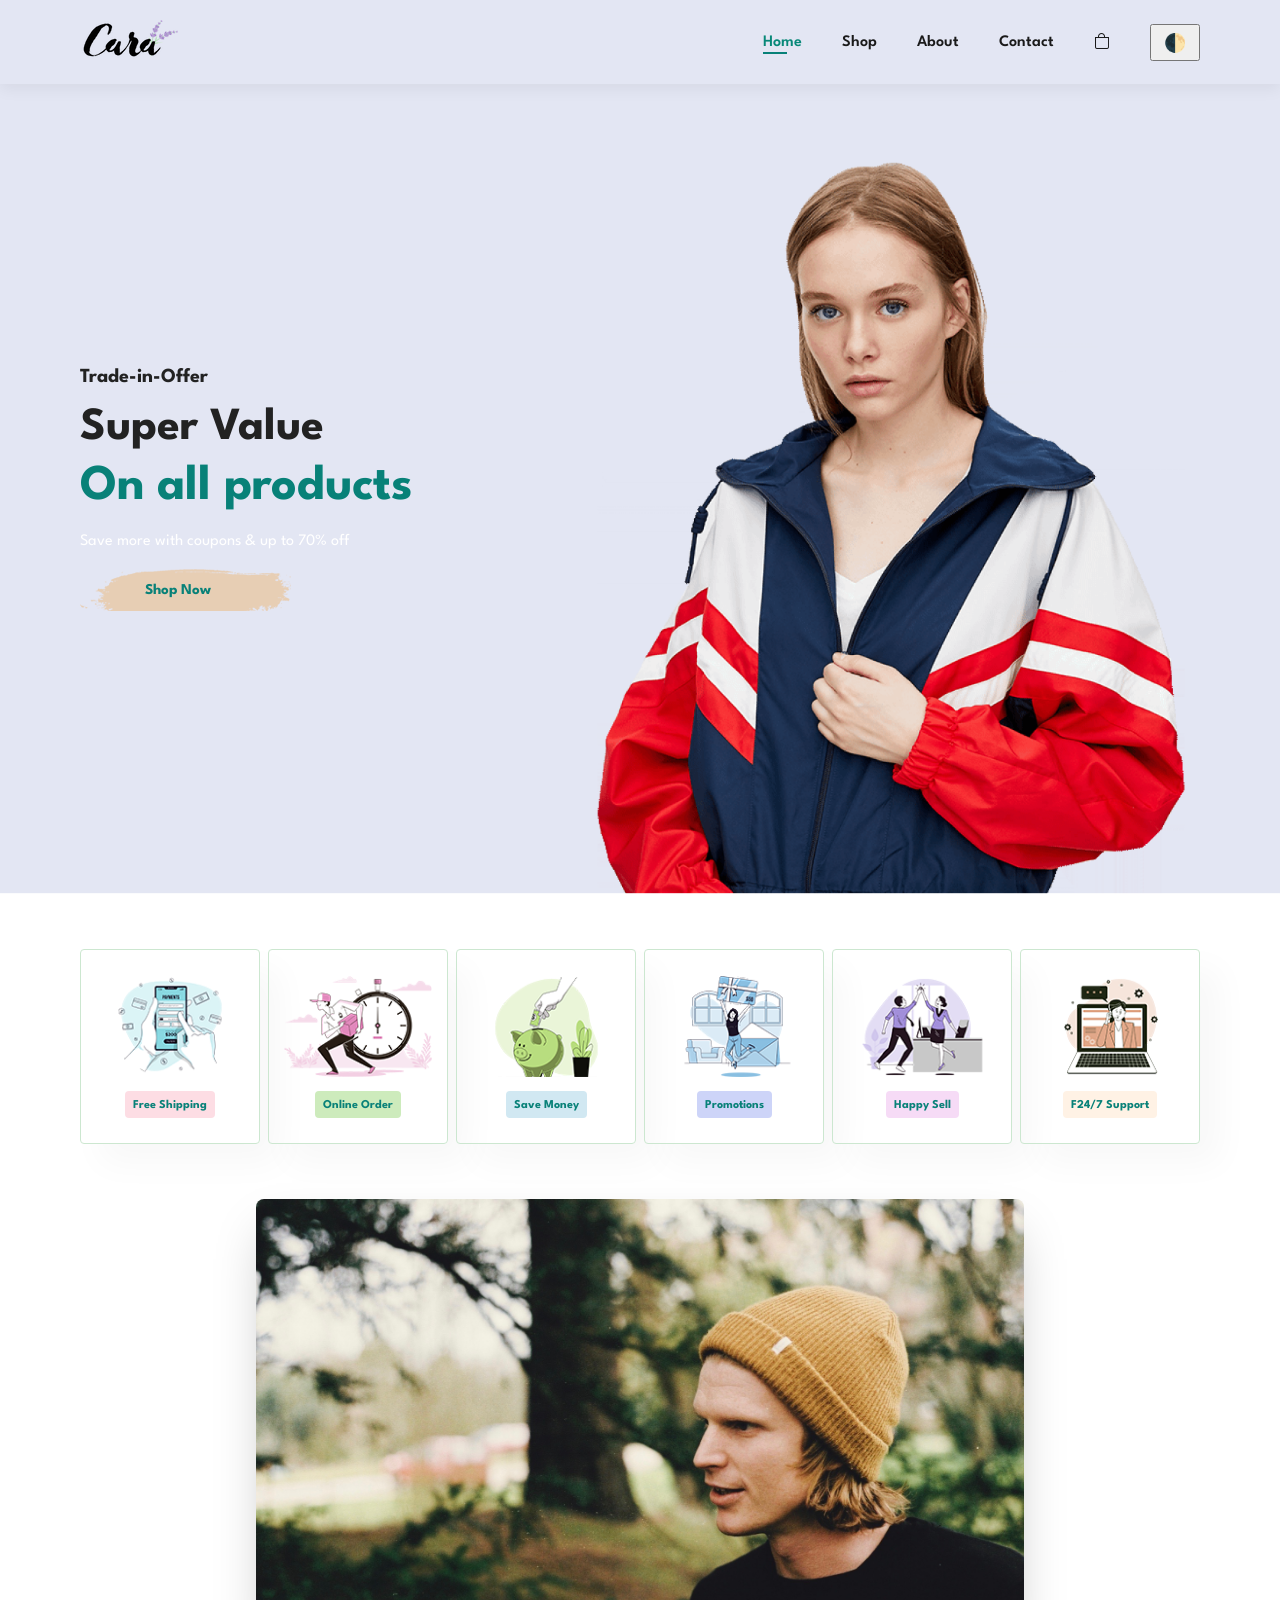
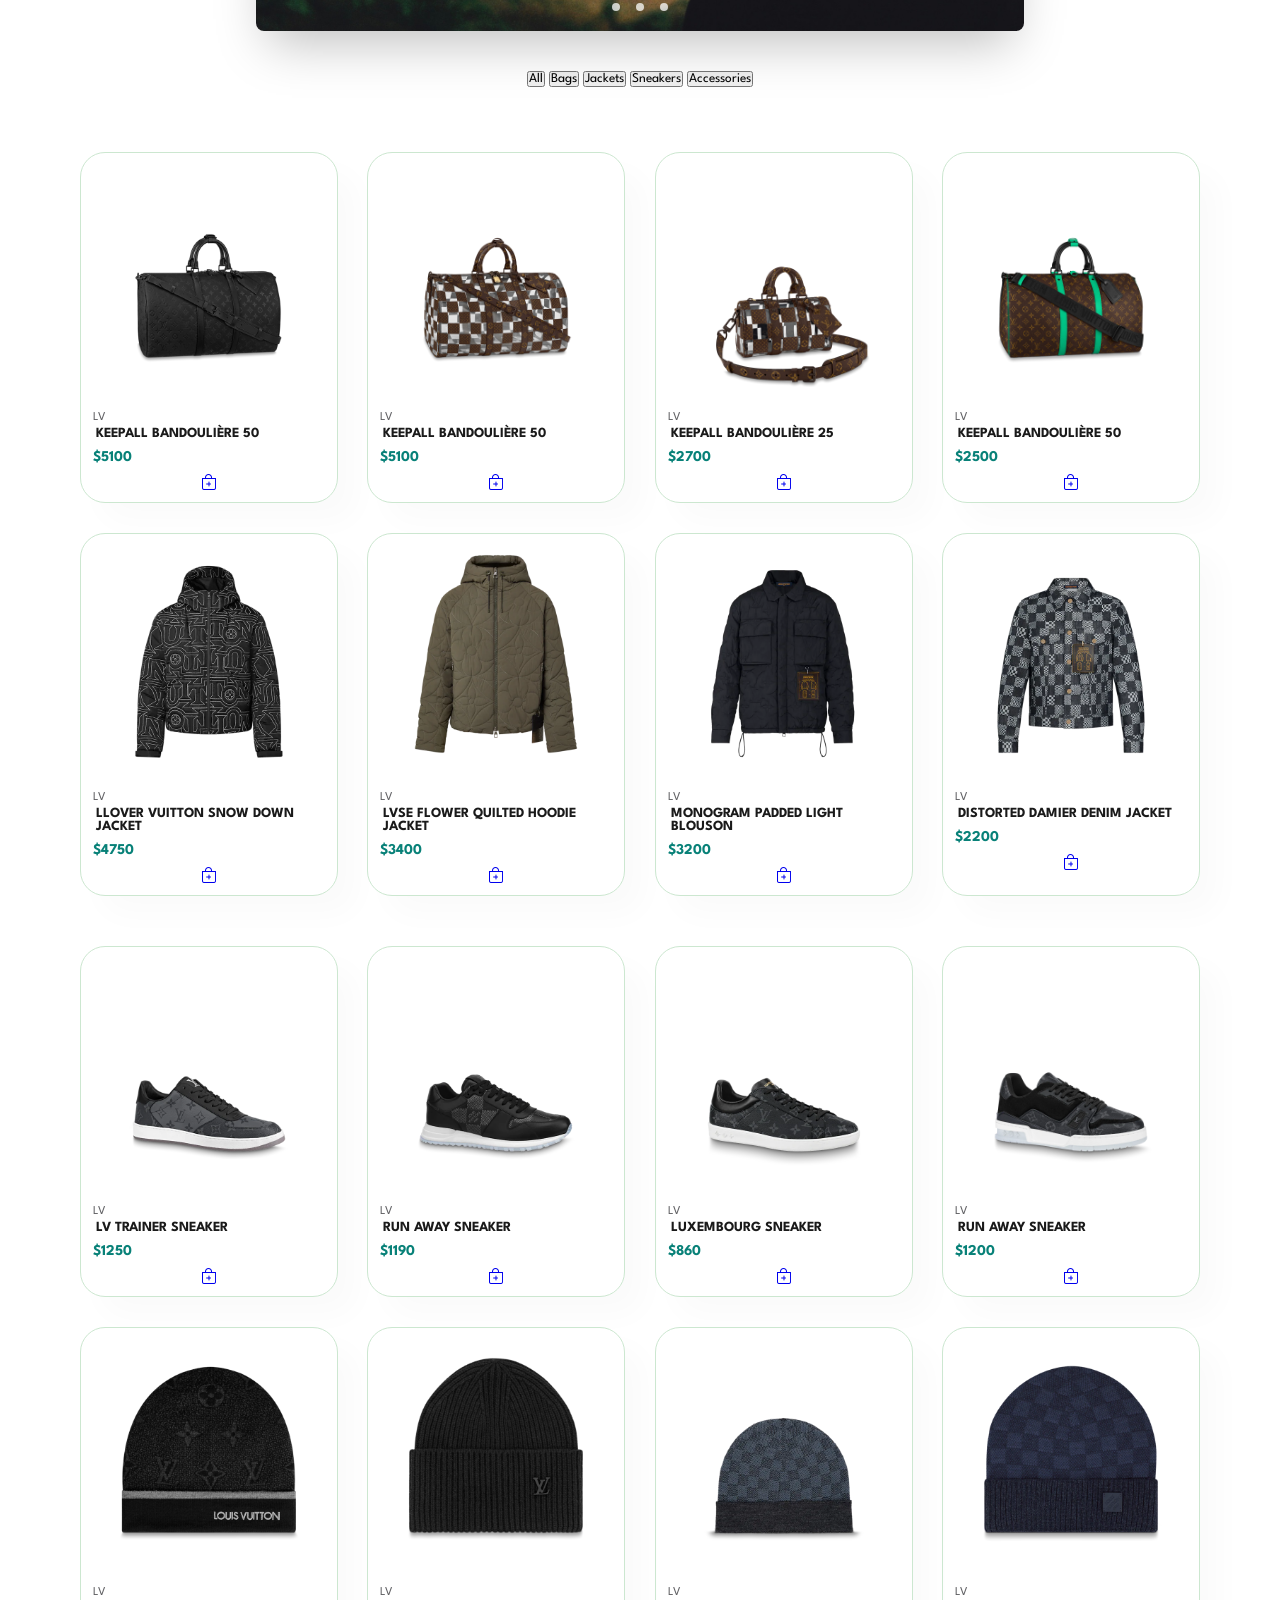
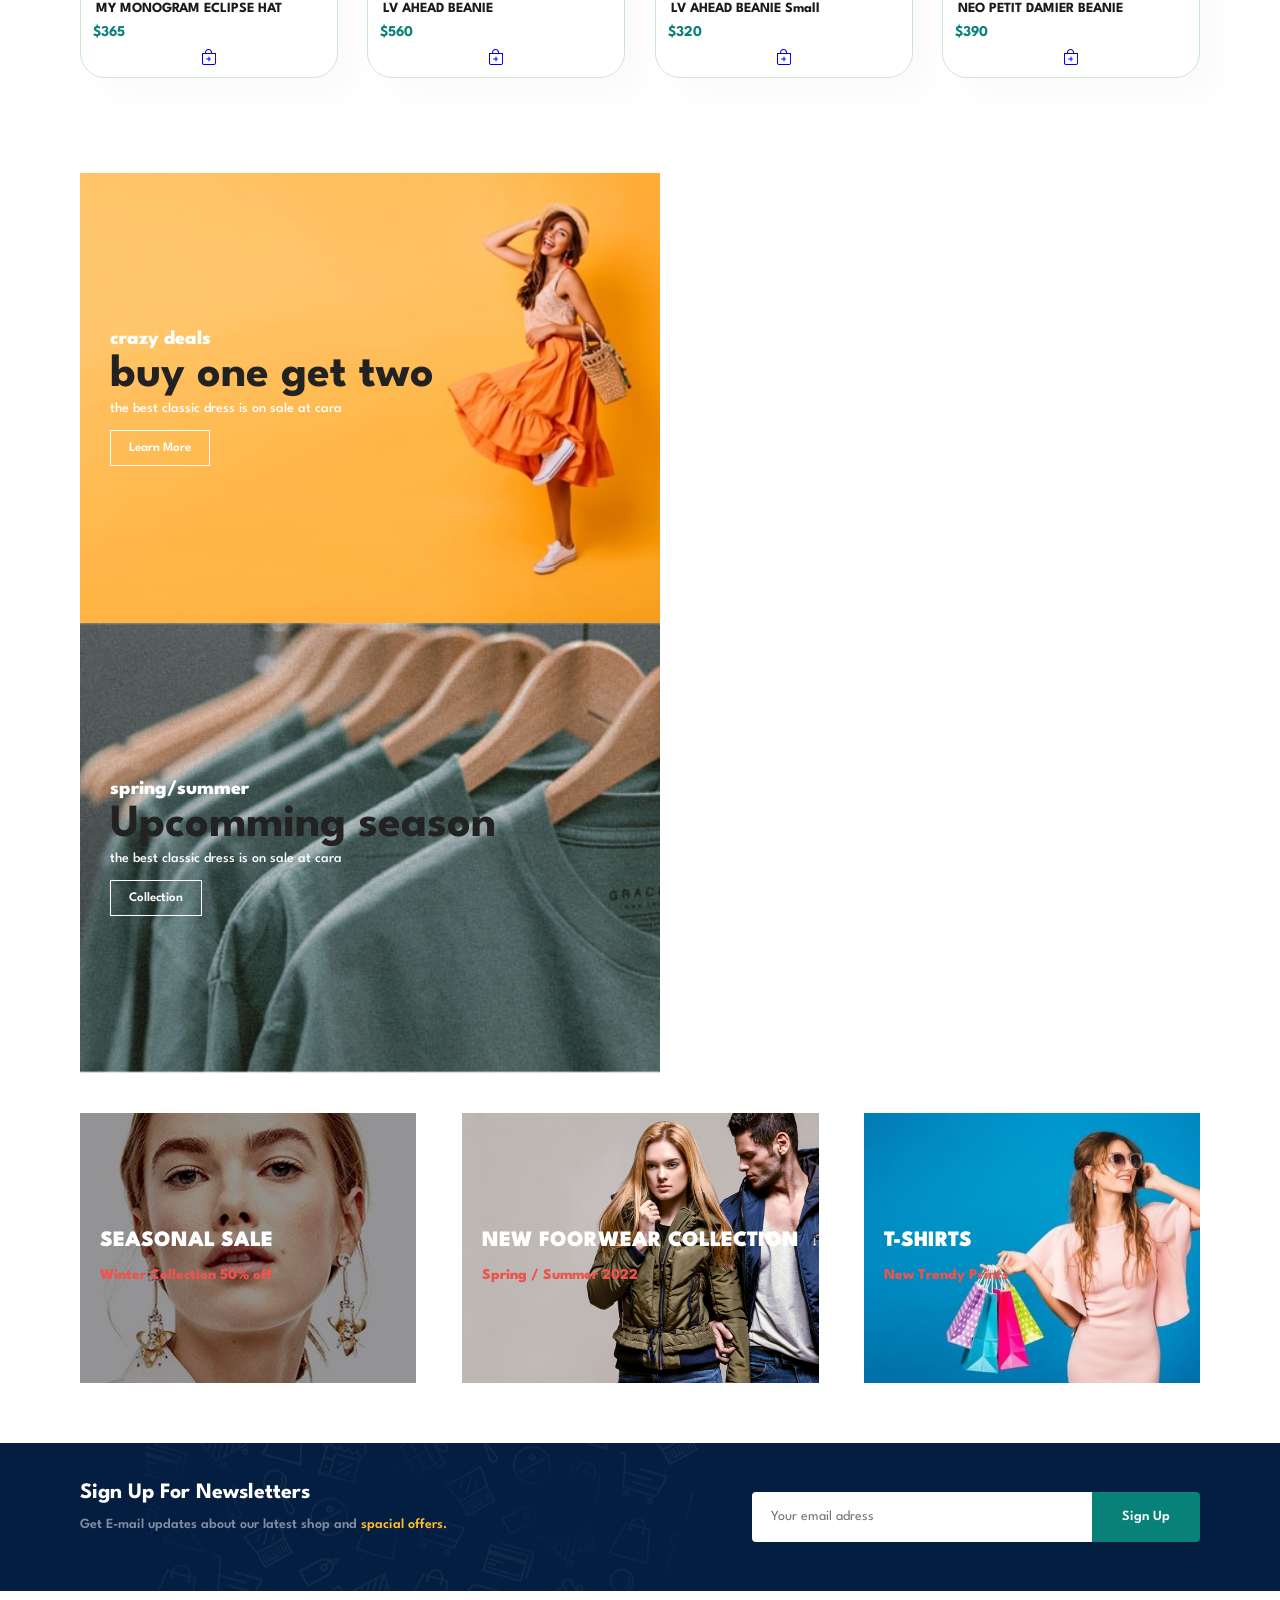
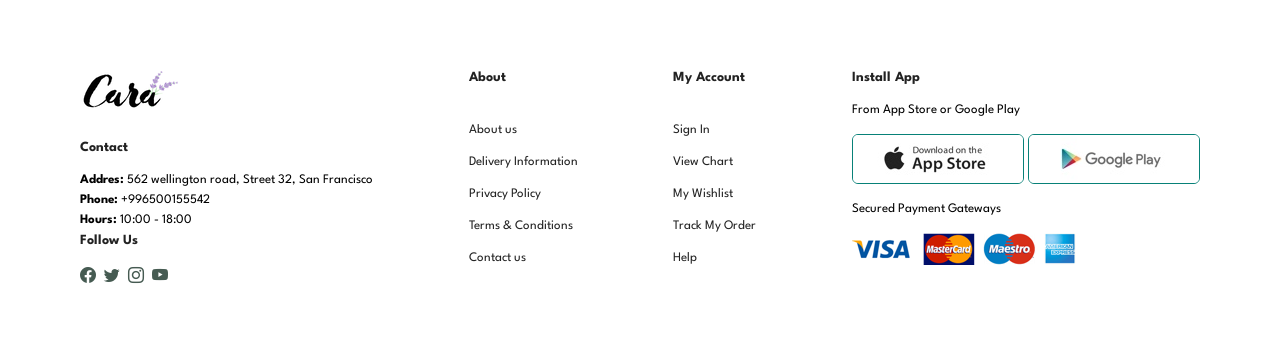
<file: index.html>
<!DOCTYPE html>
<html lang="en">
<head>
    <meta charset="UTF-8">
    <meta http-equiv="X-UA-Compatible" content="IE=edge">
    <meta name="viewport" content="width=device-width, initial-scale=1.0">
    <title>E-Shop</title>
    <link rel="stylesheet" href="css/style.css">
    <link rel="stylesheet" href="https://cdn.jsdelivr.net/npm/bootstrap-icons@1.10.2/font/bootstrap-icons.css">
</head>
<body>
    <section id="header">
        <a href="#"><img src="img/logo.png" class="logo" alt=""></a>
        <div>
            <ul id="navbar">
                <li><a class="active" href="index.html">Home</a></li>
                <li><a href="shop.html" >Shop</a></li>
                <li><a href="about.html">About</a></li>
                <li><a href="contact.html">Contact</a></li>
                <li id="lg-bag"><a href="cart.html"><i class="bi bi-bag"></i></a></li>
                <button id="toggle-theme" style="font-size: 18px; padding: 6px 12px; margin-left: 20px; cursor: pointer;">🌓</button>

                <a href="#" id="close"><i class="bi bi-x"></i></a>
            </ul>
        </div>

        <div id="mobile">
            <a href="#"><i class="bi bi-bag"></i></a>
            <i id="bar" class="bi bi-list"></i>
        </div>

    </section>

    <section id="hero">
        <h4>Trade-in-Offer</h4>
        <h2>Super Value</h2>
        <h1>On all products</h1>
        <p>Save more with coupons & up to 70% off</p>
        <a href="shop.html"><button>Shop Now</button></a>
    </section>

    <section id="feature" class="section-p1">
        <div class="fe-box">
            <img src="img/features/f1.png" alt="">
            <h6>Free Shipping</h6>
        </div>

        <div class="fe-box">
            <img src="img/features/f2.png" alt="">
            <h6>Online Order</h6>
        </div>

        <div class="fe-box">
            <img src="img/features/f3.png" alt="">
            <h6>Save Money</h6>
        </div>

        <div class="fe-box">
            <img src="img/features/f4.png" alt="">
            <h6>Promotions</h6>
        </div>

        <div class="fe-box">
            <img src="img/features/f5.png" alt="">
            <h6>Happy Sell</h6>
        </div>

        <div class="fe-box">
            <img src="img/features/f6.png" alt="">
            <h6>F24/7 Support</h6>
        </div>
    </section>

<section class="container_for_slider">
    <div class="slider-wrapper">
        <div class="slider">
            <img id="slide1" src="img/slider/img1.jpg" alt="img1">
            <img id="slide2" src="img/slider/img2.jpg" alt="img1">
            <img id="slide3" src="img/slider/img3.jpg" alt="img1">
        </div>
        <div class="slider-nav">
            <a href="#slide1"></a>
            <a href="#slide2"></a>
            <a href="#slide3"></a>

        </div>
    </div>

</section>


    <section id="product1" class="section-p1">
        <div id="product-filters" style="text-align: center; margin-bottom: 30px;">
            <button class="filter-btn" data-category="all">All</button>
            <button class="filter-btn" data-category="bags">Bags</button>
            <button class="filter-btn" data-category="jackets">Jackets</button>
            <button class="filter-btn" data-category="sneakers">Sneakers</button>
            <button class="filter-btn" data-category="accessories">Accessories</button>
        </div>

        <div class="pro-container">
            <div class="pro" data-category="bags" onclick="window.location.href='productpages/sproduct.html'">
                <img src="img/products/sproduct.jpg" alt="">
                <div class="des">
                    <span>LV</span>
                    <h5>KEEPALL BANDOULIÈRE 50</h5>
                    <div class="star">
                        <i class="fas fa-star"></i>
                        <i class="fas fa-star"></i>
                        <i class="fas fa-star"></i>
                        <i class="fas fa-star"></i>
                        <i class="fas fa-star"></i>
                    </div>
                    <h4>$5100</h4>
                </div>
                <a href="#"><i class="bi bi-bag-plus"></i></i></a> <!-- NEED REWRITE -->
            </div>

            <div class="pro" data-category="bags" onclick="window.location.href='productpages/sproduct1.html'">
                <img src="img/products/sproduct1.jpg" alt="">
                <div class="des">
                    <span>LV</span>
                    <h5>KEEPALL BANDOULIÈRE 50</h5>
                    <div class="star">
                        <i class="fas fa-star"></i>
                        <i class="fas fa-star"></i>
                        <i class="fas fa-star"></i>
                        <i class="fas fa-star"></i>
                        <i class="fas fa-star"></i>
                    </div>
                    <h4>$5100</h4>
                </div>
                <a href="#"><i class="bi bi-bag-plus"></i></i></a> <!-- NEED REWRITE -->
            </div>

            <div class="pro" data-category="bags"  onclick="window.location.href='productpages/sproduct2.html'">
                <img src="img/products/sproduct2.jpg" alt="">
                <div class="des">
                    <span>LV</span>
                    <h5>KEEPALL BANDOULIÈRE 25</h5>
                    <div class="star">
                        <i class="fas fa-star"></i>
                        <i class="fas fa-star"></i>
                        <i class="fas fa-star"></i>
                        <i class="fas fa-star"></i>
                        <i class="fas fa-star"></i>
                    </div>
                    <h4>$2700</h4>
                </div>
                <a href="#"><i class="bi bi-bag-plus"></i></i></a> <!-- NEED REWRITE -->
            </div>

            <div class="pro" data-category="bags" onclick="window.location.href='productpages/sproduct3.html'">
                <img src="img/products/sproduct3.jpg" alt="">
                <div class="des">
                    <span>LV</span>
                    <h5>KEEPALL BANDOULIÈRE 50</h5>
                    <div class="star">
                        <i class="fas fa-star"></i>
                        <i class="fas fa-star"></i>
                        <i class="fas fa-star"></i>
                        <i class="fas fa-star"></i>
                        <i class="fas fa-star"></i>
                    </div>
                    <h4>$2500</h4>
                </div>
                <a href="#"><i class="bi bi-bag-plus"></i></i></a> <!-- NEED REWRITE -->
            </div>

            <div class="pro" data-category="jackets" onclick="window.location.href='productpages/sproduct4.html'">
                <img src="img/products/sproduct4.jpg" alt="">
                <div class="des">
                    <span>LV</span>
                    <h5>LLOVER VUITTON SNOW DOWN JACKET</h5>
                    <div class="star">
                        <i class="fas fa-star"></i>
                        <i class="fas fa-star"></i>
                        <i class="fas fa-star"></i>
                        <i class="fas fa-star"></i>
                        <i class="fas fa-star"></i>
                    </div>
                    <h4>$4750</h4>
                </div>
                <a href="#"><i class="bi bi-bag-plus"></i></i></a> <!-- NEED REWRITE -->
            </div>

            <div class="pro" data-category="jackets" onclick="window.location.href='productpages/sproduct5.html'">
                <img src="img/products/sproduct5.jpg" alt="">
                <div class="des">
                    <span>LV</span>
                    <h5>LVSE FLOWER QUILTED HOODIE JACKET</h5>
                    <div class="star">
                        <i class="fas fa-star"></i>
                        <i class="fas fa-star"></i>
                        <i class="fas fa-star"></i>
                        <i class="fas fa-star"></i>
                        <i class="fas fa-star"></i>
                    </div>
                    <h4>$3400</h4>
                </div>
                <a href="#"><i class="bi bi-bag-plus"></i></i></a> <!-- NEED REWRITE -->
            </div>

            <div class="pro" data-category="jackets" onclick="window.location.href='productpages/sproduct6.html'">
                <img src="img/products/sproduct6.jpg" alt="">
                <div class="des">
                    <span>LV</span>
                    <h5>MONOGRAM PADDED LIGHT BLOUSON</h5>
                    <div class="star">
                        <i class="fas fa-star"></i>
                        <i class="fas fa-star"></i>
                        <i class="fas fa-star"></i>
                        <i class="fas fa-star"></i>
                        <i class="fas fa-star"></i>
                    </div>
                    <h4>$3200</h4>
                </div>
                <a href="#"><i class="bi bi-bag-plus"></i></i></a> <!-- NEED REWRITE -->
            </div>

            <div class="pro" data-category="jackets" onclick="window.location.href='productpages/sproduct7.html'">
                <img src="img/products/sproduct7.jpg" alt="">
                <div class="des">
                    <span>LV</span>
                    <h5>DISTORTED DAMIER DENIM JACKET</h5>
                    <div class="star">
                        <i class="fas fa-star"></i>
                        <i class="fas fa-star"></i>
                        <i class="fas fa-star"></i>
                        <i class="fas fa-star"></i>
                        <i class="fas fa-star"></i>
                    </div>
                    <h4>$2200</h4>
                </div>
                <a href="#"><i class="bi bi-bag-plus"></i></i></a> <!-- NEED REWRITE -->
            </div>

    <div class="pro-container">
        <div class="pro" data-category="sneakers" onclick="window.location.href='productpages/sproduct8.html'">
            <img src="img/products/sproduct8.jpg" alt="">
            <div class="des">
                <span>LV</span>
                <h5>LV TRAINER SNEAKER</h5>
                <div class="star">
                    <i class="fas fa-star"></i>
                    <i class="fas fa-star"></i>
                    <i class="fas fa-star"></i>
                    <i class="fas fa-star"></i>
                    <i class="fas fa-star"></i>
                </div>
                <h4>$1250</h4>
            </div>
            <a href="#"><i class="bi bi-bag-plus"></i></i></a> <!-- NEED REWRITE -->
        </div>

        <div class="pro" data-category="sneakers" onclick="window.location.href='productpages/sproduct9.html'">
            <img src="img/products/sproduct9.jpg" alt="">
            <div class="des">
                <span>LV</span>
                <h5>RUN AWAY SNEAKER</h5>
                <div class="star">
                    <i class="fas fa-star"></i>
                    <i class="fas fa-star"></i>
                    <i class="fas fa-star"></i>
                    <i class="fas fa-star"></i>
                    <i class="fas fa-star"></i>
                </div>
                <h4>$1190</h4>
            </div>
            <a href="#"><i class="bi bi-bag-plus"></i></i></a> <!-- NEED REWRITE -->
        </div>

        <div class="pro" data-category="sneakers" onclick="window.location.href='productpages/sproduct10.html'">
            <img src="img/products/sproduct10.jpg" alt="">
            <div class="des">
                <span>LV</span>
                <h5>LUXEMBOURG SNEAKER</h5>
                <div class="star">
                    <i class="fas fa-star"></i>
                    <i class="fas fa-star"></i>
                    <i class="fas fa-star"></i>
                    <i class="fas fa-star"></i>
                    <i class="fas fa-star"></i>
                </div>
                <h4>$860</h4>
            </div>
            <a href="#"><i class="bi bi-bag-plus"></i></i></a> <!-- NEED REWRITE -->
        </div>

        <div class="pro" data-category="sneakers" onclick="window.location.href='productpages/sproduct11.html'">
            <img src="img/products/sproduct11.jpg" alt="">
            <div class="des">
                <span>LV</span>
                <h5>RUN AWAY SNEAKER</h5>
                <div class="star">
                    <i class="fas fa-star"></i>
                    <i class="fas fa-star"></i>
                    <i class="fas fa-star"></i>
                    <i class="fas fa-star"></i>
                    <i class="fas fa-star"></i>
                </div>
                <h4>$1200</h4>
            </div>
            <a href="#"><i class="bi bi-bag-plus"></i></i></a> <!-- NEED REWRITE -->
        </div>

        <div class="pro" data-category="accessories" onclick="window.location.href='productpages/sproduct12.html'">
            <img src="img/products/sproduct12.jpg" alt="">
            <div class="des">
                <span>LV</span>
                <h5>MY MONOGRAM ECLIPSE HAT</h5>
                <div class="star">
                    <i class="fas fa-star"></i>
                    <i class="fas fa-star"></i>
                    <i class="fas fa-star"></i>
                    <i class="fas fa-star"></i>
                    <i class="fas fa-star"></i>
                </div>
                <h4>$365</h4>
            </div>
            <a href="#"><i class="bi bi-bag-plus"></i></i></a> <!-- NEED REWRITE -->
        </div>

        <div class="pro" data-category="accessories" onclick="window.location.href='productpages/sproduct13.html'">
            <img src="img/products/sproduct13.jpg" alt="">
            <div class="des">
                <span>LV</span>
                <h5>LV AHEAD BEANIE</h5>
                <div class="star">
                    <i class="fas fa-star"></i>
                    <i class="fas fa-star"></i>
                    <i class="fas fa-star"></i>
                    <i class="fas fa-star"></i>
                    <i class="fas fa-star"></i>
                </div>
                <h4>$560</h4>
            </div>
            <a href="#"><i class="bi bi-bag-plus"></i></i></a> <!-- NEED REWRITE -->
        </div>

        <div class="pro" data-category="accessories" onclick="window.location.href='productpages/sproduct14.html'">
            <img src="img/products/sproduct14.jpg" alt="">
            <div class="des">
                <span>LV</span>
                <h5>LV AHEAD BEANIE Small</h5>
                <div class="star">
                    <i class="fas fa-star"></i>
                    <i class="fas fa-star"></i>
                    <i class="fas fa-star"></i>
                    <i class="fas fa-star"></i>
                    <i class="fas fa-star"></i>
                </div>
                <h4>$320</h4>
            </div>
            <a href="#"><i class="bi bi-bag-plus"></i></i></a> <!-- NEED REWRITE -->
        </div>

        <div class="pro" data-category="accessories" onclick="window.location.href='productpages/sproduct15.html'">
            <img src="img/products/sproduct15.jpg" alt="">
            <div class="des">
                <span>LV</span>
                <h5>NEO PETIT DAMIER BEANIE</h5>
                <div class="star">
                    <i class="fas fa-star"></i>
                    <i class="fas fa-star"></i>
                    <i class="fas fa-star"></i>
                    <i class="fas fa-star"></i>
                    <i class="fas fa-star"></i>
                </div>
                <h4>$390</h4>
            </div>
            <a href="#"><i class="bi bi-bag-plus"></i></i></a> <!-- NEED REWRITE -->
        </div>
    </div>
</section>


    <section id="sm-banner" class="section-p1">
        <div class="banner-box">
            <h4>crazy deals</h4>
            <h2>buy one get two</h2>
            <span>the best classic dress is on sale at cara</span>
            <button class="white">Learn More</button>
        </div>

        <div class="banner-box banner-box2">
            <h4>spring/summer</h4>
            <h2>Upcomming season</h2>
            <span>the best classic dress is on sale at cara</span>
            <button class="white">Collection</button>
        </div>
    </section>

    <section id="banner3">
        <div class="banner-box">
            <h2>SEASONAL SALE</h2>
            <h3>Winter Collection 50% off</h3>
        </div>

        <div class="banner-box banner-box2">
            <h2>NEW FOORWEAR COLLECTION</h2>
            <h3>Spring / Summer 2022</h3>
        </div>

        <div class="banner-box banner-box3">
            <h2>T-SHIRTS</h2>
            <h3>New Trendy Prints</h3>
        </div>
    </section>

    <section id="newsletter" class="section-p1 section-m1">
        <div class="newstect">
            <h4>Sign Up For Newsletters</h4>
            <p>Get E-mail updates about our latest shop and <span>spacial offers.</span> </p>
        </div>
        <div class="form">
            <input type="text" placeholder="Your email adress">
            <button class="normal">Sign Up</button>
        </div>
    </section>

    <footer class="section-p1">
        <div class="col">
            <img class="logo" src="img/logo.png" alt="">
            <h4>Contact</h4>
            <p> <strong>Addres: </strong>562 wellington road, Street 32, San Francisco</p>
            <p><strong>Phone: </strong> +996500155542</p>
            <p><strong>Hours: </strong>10:00 - 18:00</p>
            <div class="follow">
                <h4>Follow Us</h4>
                <div class="icon">
                    <i class="bi bi-facebook"></i>
                    <i class="bi bi-twitter"></i>
                    <i class="bi bi-instagram"></i>
                    <i class="bi bi-youtube"></i>
                </div>
            </div>
        </div>

        <div class="col">
            <h4>About</h4>
            <a href="about.html">About us</a>
            <a href="delivery.html">Delivery Information</a>
            <a href="privacy_policy.html">Privacy Policy</a>
            <a href="term_conditions.html">Terms & Conditions</a>
            <a href="contact.html">Contact us</a>
        
        </div>

        <div class="col">
            <h4>My Account</h4>
            <a href="sign_in.html">Sign In</a>
            <a href="cart.html">View Chart</a>
            <a href="my_wishlist.html">My Wishlist</a>
            <a href="track_my_order.html">Track My Order</a>
            <a href="help.html">Help</a>
        </div>

        <div class="col install">
            <h4>Install App</h4>
            <p>From App Store or Google Play</p>
            <div class="row">
                <img src="img/pay/app.jpg" alt="">
                <img src="img/pay/play.jpg" alt="">
            </div>
            <p>Secured Payment Gateways</p>
            <img src="img/pay/pay.png" alt="">
        </div>


    </footer>

    <script src="script.js"></script>
    <div id="toast" style="position: fixed; bottom: 30px; right: 30px; background: #222; color: #fff; padding: 12px 20px; border-radius: 8px; box-shadow: 0 0 10px rgba(0,0,0,0.2); display: none; z-index: 999;">🛍️ Product added to cart!</div>

</body>
</html>
</file>
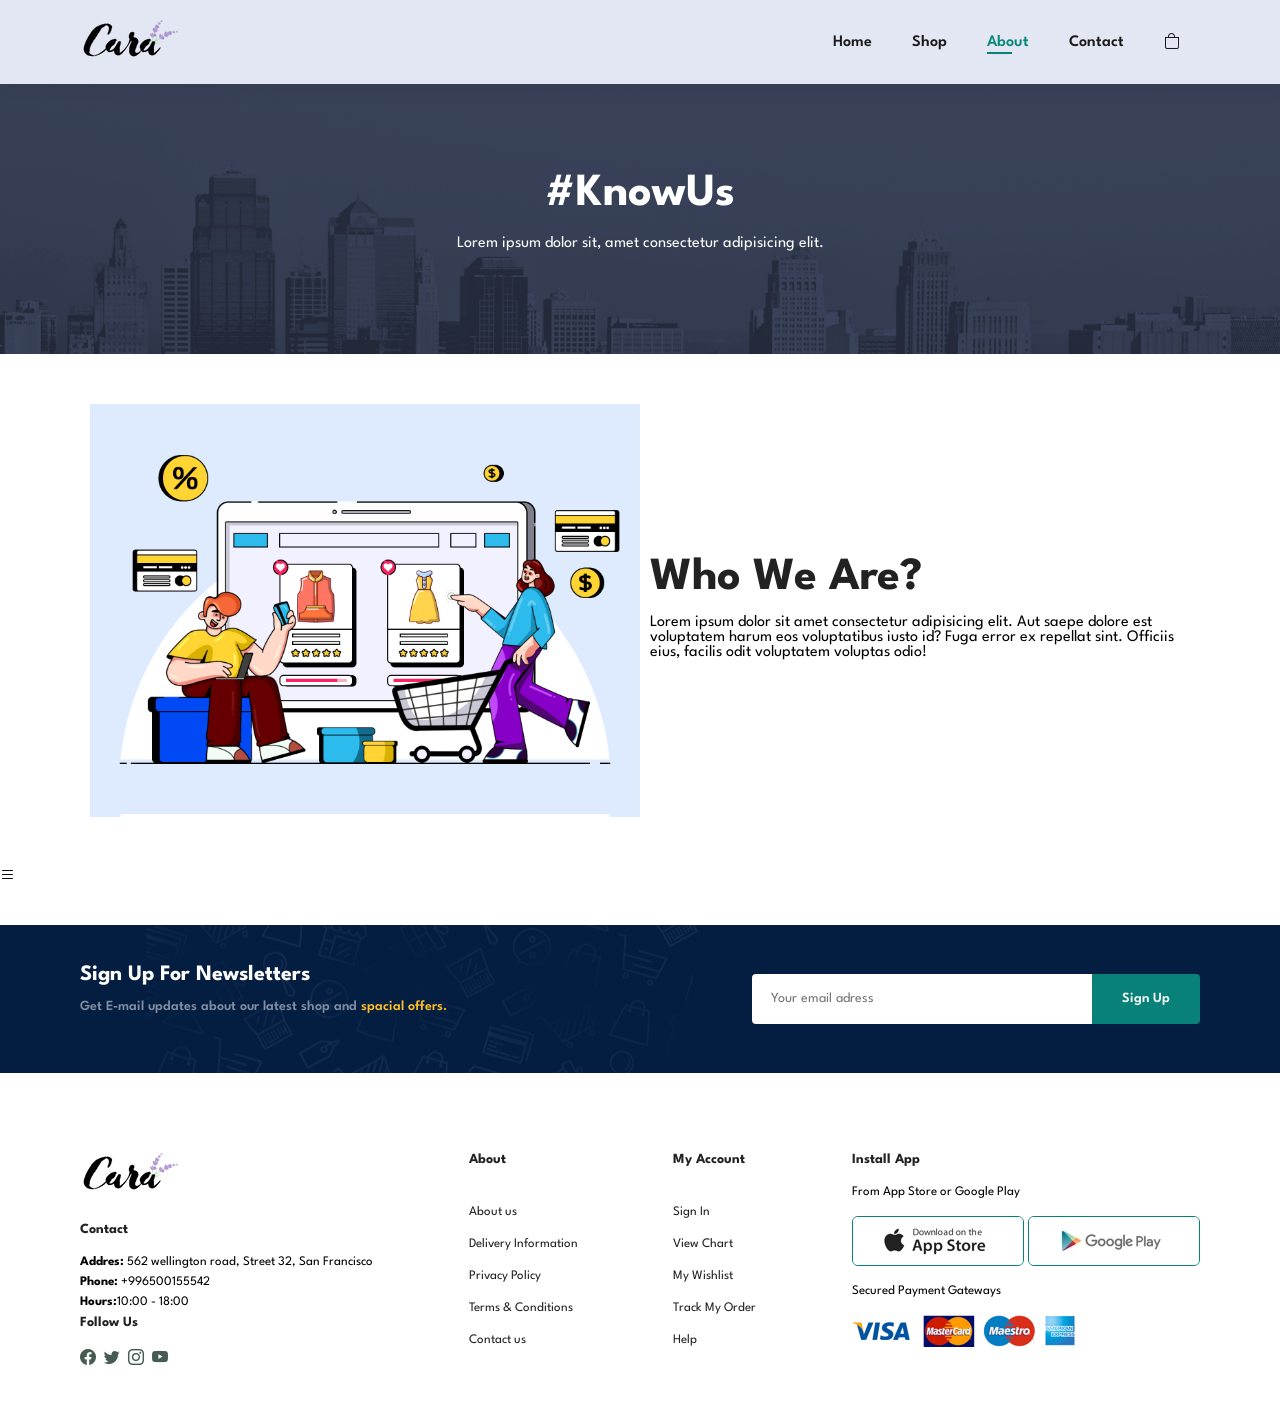
<file: about.html>
<!DOCTYPE html>
<html lang="en">
<head>
    <meta charset="UTF-8">
    <meta http-equiv="X-UA-Compatible" content="IE=edge">
    <meta name="viewport" content="width=device-width, initial-scale=1.0">
    <title>E-Shop</title>
    <link rel="stylesheet" href="css/style.css">
    <link rel="stylesheet" href="https://cdn.jsdelivr.net/npm/bootstrap-icons@1.10.2/font/bootstrap-icons.css">
</head>
<body>
    <section id="header">
        <a href="#"><img src="img/logo.png" class="logo" alt=""></a>
        <div>
            <ul id="navbar">
                <li><a  href="index.html">Home</a></li>
                <li><a  href="shop.html" >Shop</a></li>
                <li><a class="active" href="about.html">About</a></li>
                <li><a href="contact.html">Contact</a></li>
                <li id="lg-bag"><a href="cart.html"><i class="bi bi-bag"></i></a></li>
                <a href="#" id="close"><i class="bi bi-x"></i></a>
            </ul>
        </div>

        <div id="mobile">
            <a href="#"><i class="bi bi-bag"></i></a>
            <i id="bar" class="bi bi-list"></i>
        </div>

    </section>

    <section id="page-header" class="about-header">
        <h2>#KnowUs</h2>
        <p>Lorem ipsum dolor sit, amet consectetur adipisicing elit.</p>
    </section>

    <section id="about-head" class="section-p1">
        <img src="img/about/a6.jpg" alt="">
        <div id="about-text">
            <h2>Who We Are?</h2>
            <p>Lorem ipsum dolor sit amet consectetur
                adipisicing elit. Aut saepe dolore est
                voluptatem harum eos voluptatibus iusto id?
                Fuga error ex repellat sint. Officiis eius, 
                facilis odit voluptatem voluptas odio!</p>         
        </div>
    </section>

    <i id="bar" class="bi bi-list"></i>

    <section id="newsletter" class="section-p1 section-m1">
        <div class="newstect">
            <h4>Sign Up For Newsletters</h4>
            <p>Get E-mail updates about our latest shop and <span>spacial offers.</span> </p>
        </div>
        <div class="form">
            <input type="text" placeholder="Your email adress">
            <button class="normal">Sign Up</button>
        </div>
    </section>

    <footer class="section-p1">
        <div class="col">
            <img class="logo" src="img/logo.png" alt="">
            <h4>Contact</h4>
            <p> <strong>Addres: </strong>562 wellington road, Street 32, San Francisco</p>
            <p><strong>Phone:</strong> +996500155542</p>
            <p><strong>Hours:</strong>10:00 - 18:00</p>
            <div class="follow">
                <h4>Follow Us</h4>
                <div class="icon">
                    <i class="bi bi-facebook"></i>
                    <i class="bi bi-twitter"></i>
                    <i class="bi bi-instagram"></i>
                    <i class="bi bi-youtube"></i>
                </div>
            </div>
        </div>

        <div class="col">
            <h4>About</h4>
            <a href="#">About us</a>
            <a href="#">Delivery Information</a>
            <a href="#">Privacy Policy</a>
            <a href="#">Terms & Conditions</a>
            <a href="#">Contact us</a>
        </div>

        <div class="col">
            <h4>My Account</h4>
            <a href="#">Sign In</a>
            <a href="#">View Chart</a>
            <a href="#">My Wishlist</a>
            <a href="#">Track My Order</a>
            <a href="#">Help</a>
        </div>

        <div class="col install">
            <h4>Install App</h4>
            <p>From App Store or Google Play</p>
            <div class="row">
                <img src="img/pay/app.jpg" alt="">
                <img src="img/pay/play.jpg" alt="">
            </div>
            <p>Secured Payment Gateways</p>
            <img src="img/pay/pay.png" alt="">
        </div>


    </footer>

    <script src="script.js"></script>
</body>
</html>
</file>
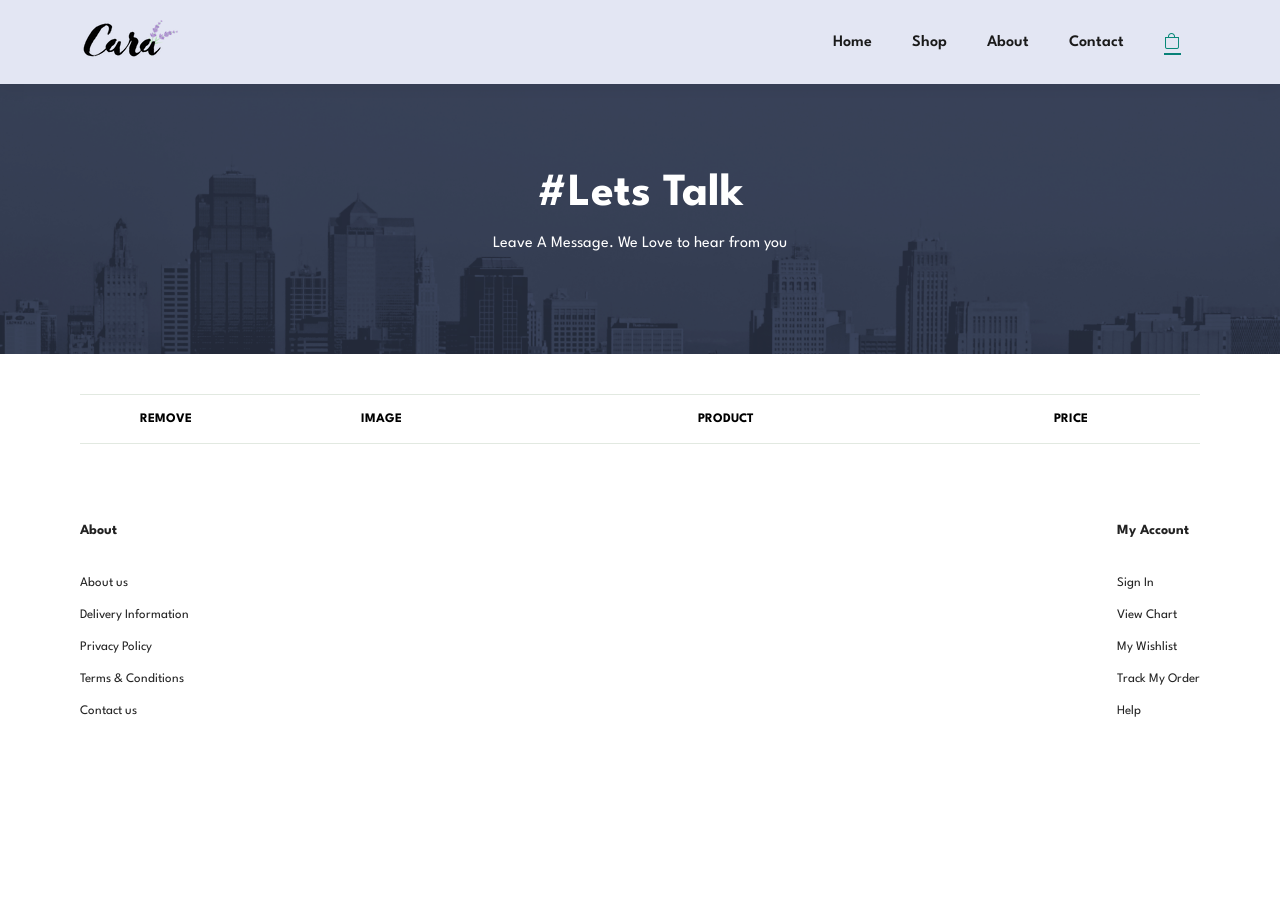
<file: cart.html>
<!DOCTYPE html>
<html lang="en">
<head>
    <meta charset="UTF-8">
    <meta http-equiv="X-UA-Compatible" content="IE=edge">
    <meta name="viewport" content="width=device-width, initial-scale=1.0">
    <title>E-Shop</title>
    <link rel="stylesheet" href="css/style.css">
    <link rel="stylesheet" href="https://cdn.jsdelivr.net/npm/bootstrap-icons@1.10.2/font/bootstrap-icons.css">
</head>
<body>
    <section id="header">
        <a href="#"><img src="img/logo.png" class="logo" alt=""></a>
        <div>
            <ul id="navbar">
                <li><a href="index.html">Home</a></li>
                <li><a href="shop.html" >Shop</a></li>
                <li><a href="about.html">About</a></li>
                <li><a href="contact.html">Contact</a></li>
                <li id="lg-bag"><a class="active" href="cart.html"><i class="bi bi-bag"></i></a></li>
                <a href="#" id="close"><i class="bi bi-x"></i></a>
            </ul>
        </div>

        <div id="mobile">
            <a href="#"><i class="bi bi-bag"></i></a>
            <i id="bar" class="bi bi-list"></i>
        </div>

    </section>

    <section id="page-header" class="about-header">
        <h2>#Lets Talk</h2>
        <p>Leave A Message. We Love to hear from you</p>
    </section>

    <section id="cart" class="section-p1">
        <table width="100%">
            <thead>
                <tr>
                    <td>Remove</td>
                    <td>Image</td>
                    <td>Product</td>
                    <td>Price</td>
                </tr>
            </thead>
            <tbody id="appendhere">
                
            </tbody>
        </table>
    </section>

    

    <footer class="section-p1">
        

        <div class="col">
            <h4>About</h4>
            <a href="#">About us</a>
            <a href="#">Delivery Information</a>
            <a href="#">Privacy Policy</a>
            <a href="#">Terms & Conditions</a>
            <a href="#">Contact us</a>
        </div>

        <div class="col">
            <h4>My Account</h4>
            <a href="#">Sign In</a>
            <a href="#">View Chart</a>
            <a href="#">My Wishlist</a>
            <a href="#">Track My Order</a>
            <a href="#">Help</a>
        </div>

        


    </footer>

    
    <script src="cart.js"></script>
    <script src="basket.js"></script>
    <script src="script.js"></script>
</body>
</html>
</file>
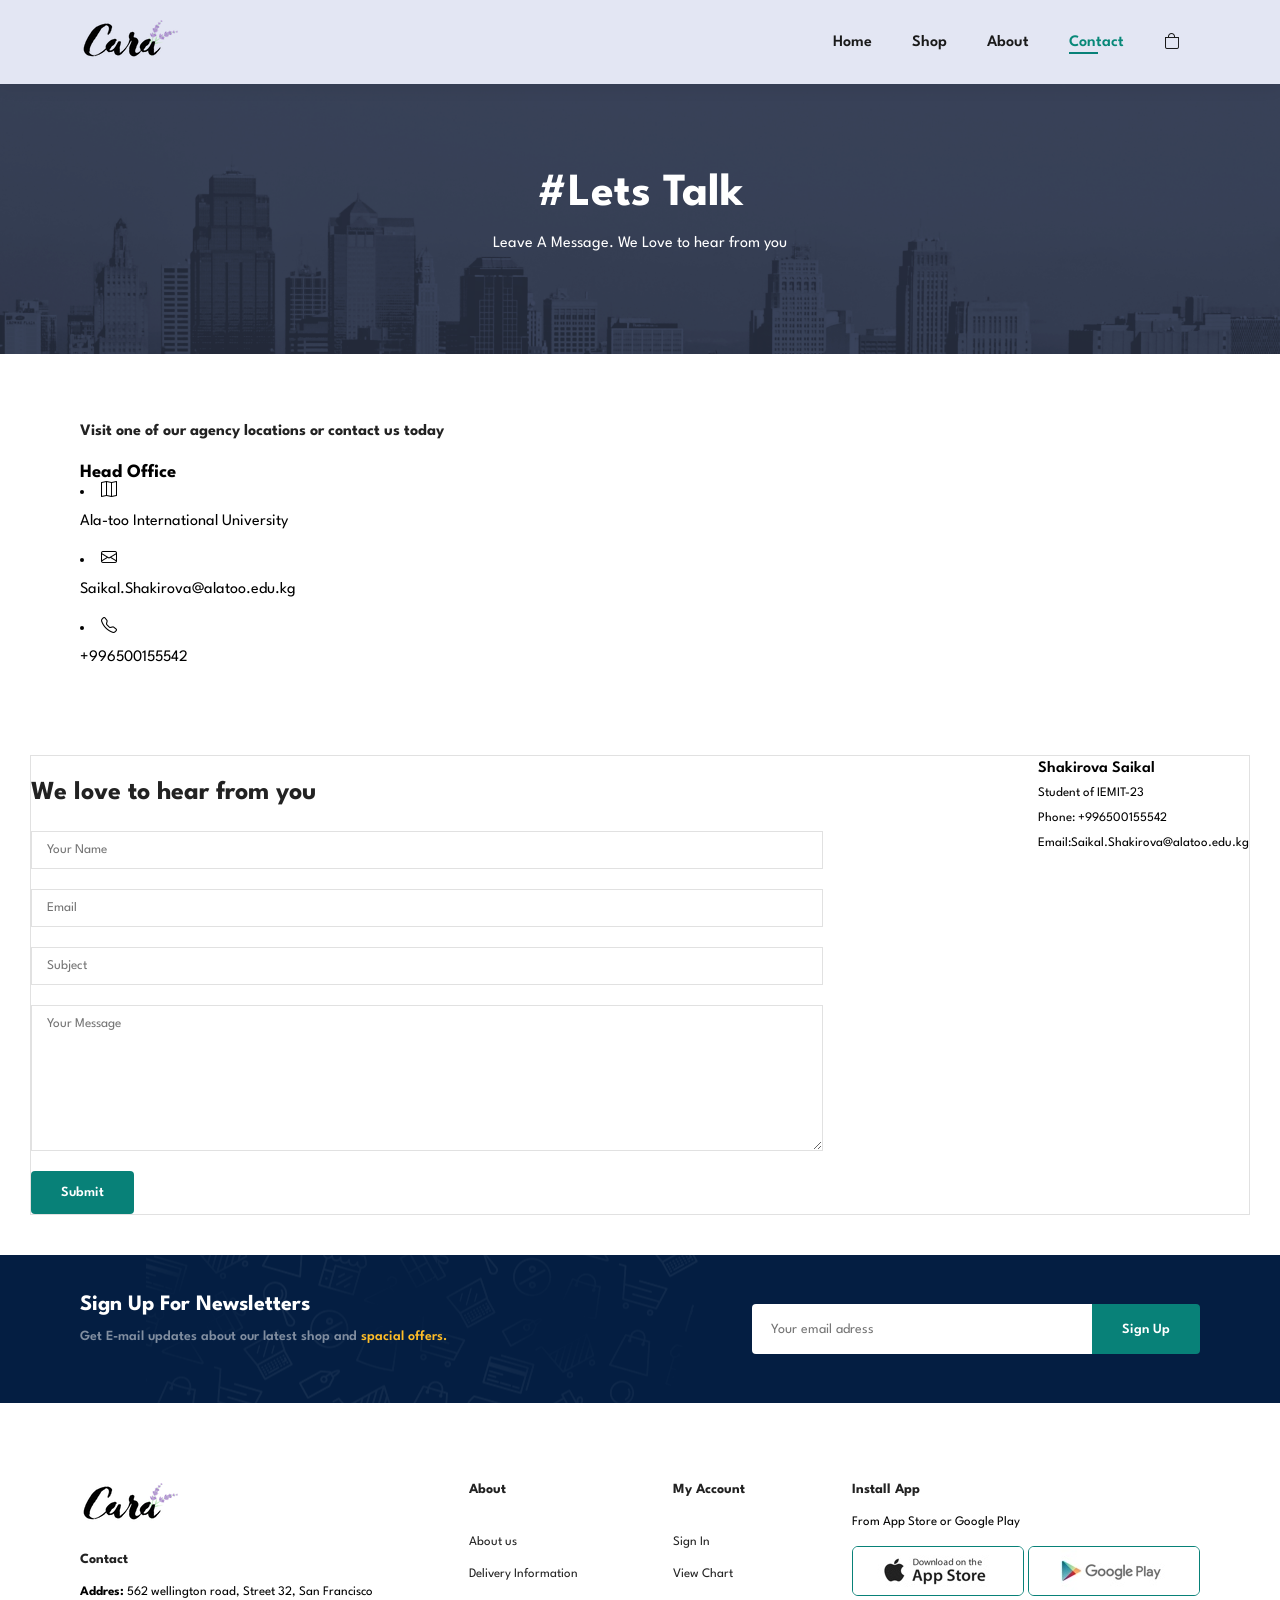
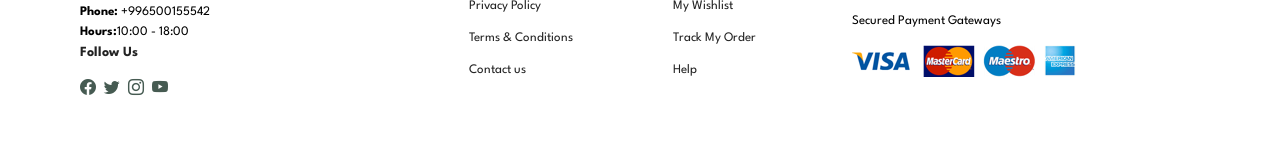
<file: contact.html>
<!DOCTYPE html>
<html lang="en">
<head>
    <meta charset="UTF-8">
    <meta http-equiv="X-UA-Compatible" content="IE=edge">
    <meta name="viewport" content="width=device-width, initial-scale=1.0">
    <title>E-Shop</title>
    <link rel="stylesheet" href="css/style.css">
    <link rel="stylesheet" href="https://cdn.jsdelivr.net/npm/bootstrap-icons@1.10.2/font/bootstrap-icons.css">
</head>
<body>
    <section id="header">
        <a href="#"><img src="img/logo.png" class="logo" alt=""></a>
        <div>
            <ul id="navbar">
                <li><a  href="index.html">Home</a></li>
                <li><a  href="shop.html" >Shop</a></li>
                <li><a href="about.html">About</a></li>
                <li><a class="active" href="contact.html">Contact</a></li>
                <li id="lg-bag"><a href="cart.html"><i class="bi bi-bag"></i></a></li>
                <a href="#" id="close"><i class="bi bi-x"></i></a>
            </ul>
        </div>
        

        <div id="mobile">
            <a href="#"><i class="bi bi-bag"></i></a>
            <i id="bar" class="bi bi-list"></i>
        </div>

    </section>

    <section id="page-header" class="about-header">
        <h2>#Lets Talk</h2>
        <p>Leave A Message. We Love to hear from you</p>
    </section>

    <section id="contact-details" class="section-p1">
        <h2>Visit one of our agency locations or contact us today</h2>
        <h3>Head Office</h3>
        <div>
            <li>
                <i class="bi bi-map"></i>
                <p>Ala-too International University</p>
            </li>
            <li>
                <i class="bi bi-envelope"></i>
                <p>Saikal.Shakirova@alatoo.edu.kg</p>
            </li>
            <li>
                <i class="bi bi-telephone"></i>
                <p>+996500155542</p>
            </li>
        </div>
    </section>

    <section id="form-details">
        <form action="">
            <h2>We love to hear from you</h2>
            <input type="text" placeholder="Your Name">
            <input type="text" placeholder="Email">
            <input type="text" placeholder="Subject">
            <textarea name="" id="" cols="30" rows="10" placeholder="Your Message"></textarea>
            <button class="normal">Submit</button>
        </form>

        <div class="people">
            <div class="person"> 
                
                <p><span>Shakirova Saikal</span> Student of IEMIT-23 <br>
                Phone: +996500155542 <br>Email:Saikal.Shakirova@alatoo.edu.kg</p>
            </div>


        </div>
    </section>

    <section id="newsletter" class="section-p1 section-m1">
        <div class="newstect">
            <h4>Sign Up For Newsletters</h4>
            <p>Get E-mail updates about our latest shop and <span>spacial offers.</span> </p>
        </div>
        <div class="form">
            <input type="text" placeholder="Your email adress">
            <button class="normal">Sign Up</button>
        </div>
    </section>

    <footer class="section-p1">
        <div class="col">
            <img class="logo" src="img/logo.png" alt="">
            <h4>Contact</h4>
            <p> <strong>Addres: </strong>562 wellington road, Street 32, San Francisco</p>
            <p><strong>Phone:</strong> +996500155542</p>
            <p><strong>Hours:</strong>10:00 - 18:00</p>
            <div class="follow">
                <h4>Follow Us</h4>
                <div class="icon">
                    <i class="bi bi-facebook"></i>
                    <i class="bi bi-twitter"></i>
                    <i class="bi bi-instagram"></i>
                    <i class="bi bi-youtube"></i>
                </div>
            </div>
        </div>

        <div class="col">
            <h4>About</h4>
            <a href="#">About us</a>
            <a href="#">Delivery Information</a>
            <a href="#">Privacy Policy</a>
            <a href="#">Terms & Conditions</a>
            <a href="#">Contact us</a>
        </div>

        <div class="col">
            <h4>My Account</h4>
            <a href="#">Sign In</a>
            <a href="#">View Chart</a>
            <a href="#">My Wishlist</a>
            <a href="#">Track My Order</a>
            <a href="#">Help</a>
        </div>

        <div class="col install">
            <h4>Install App</h4>
            <p>From App Store or Google Play</p>
            <div class="row">
                <img src="img/pay/app.jpg" alt="">
                <img src="img/pay/play.jpg" alt="">
            </div>
            <p>Secured Payment Gateways</p>
            <img src="img/pay/pay.png" alt="">
        </div>


    </footer>

    <script src="script.js"></script>
</body>
</html>
</file>
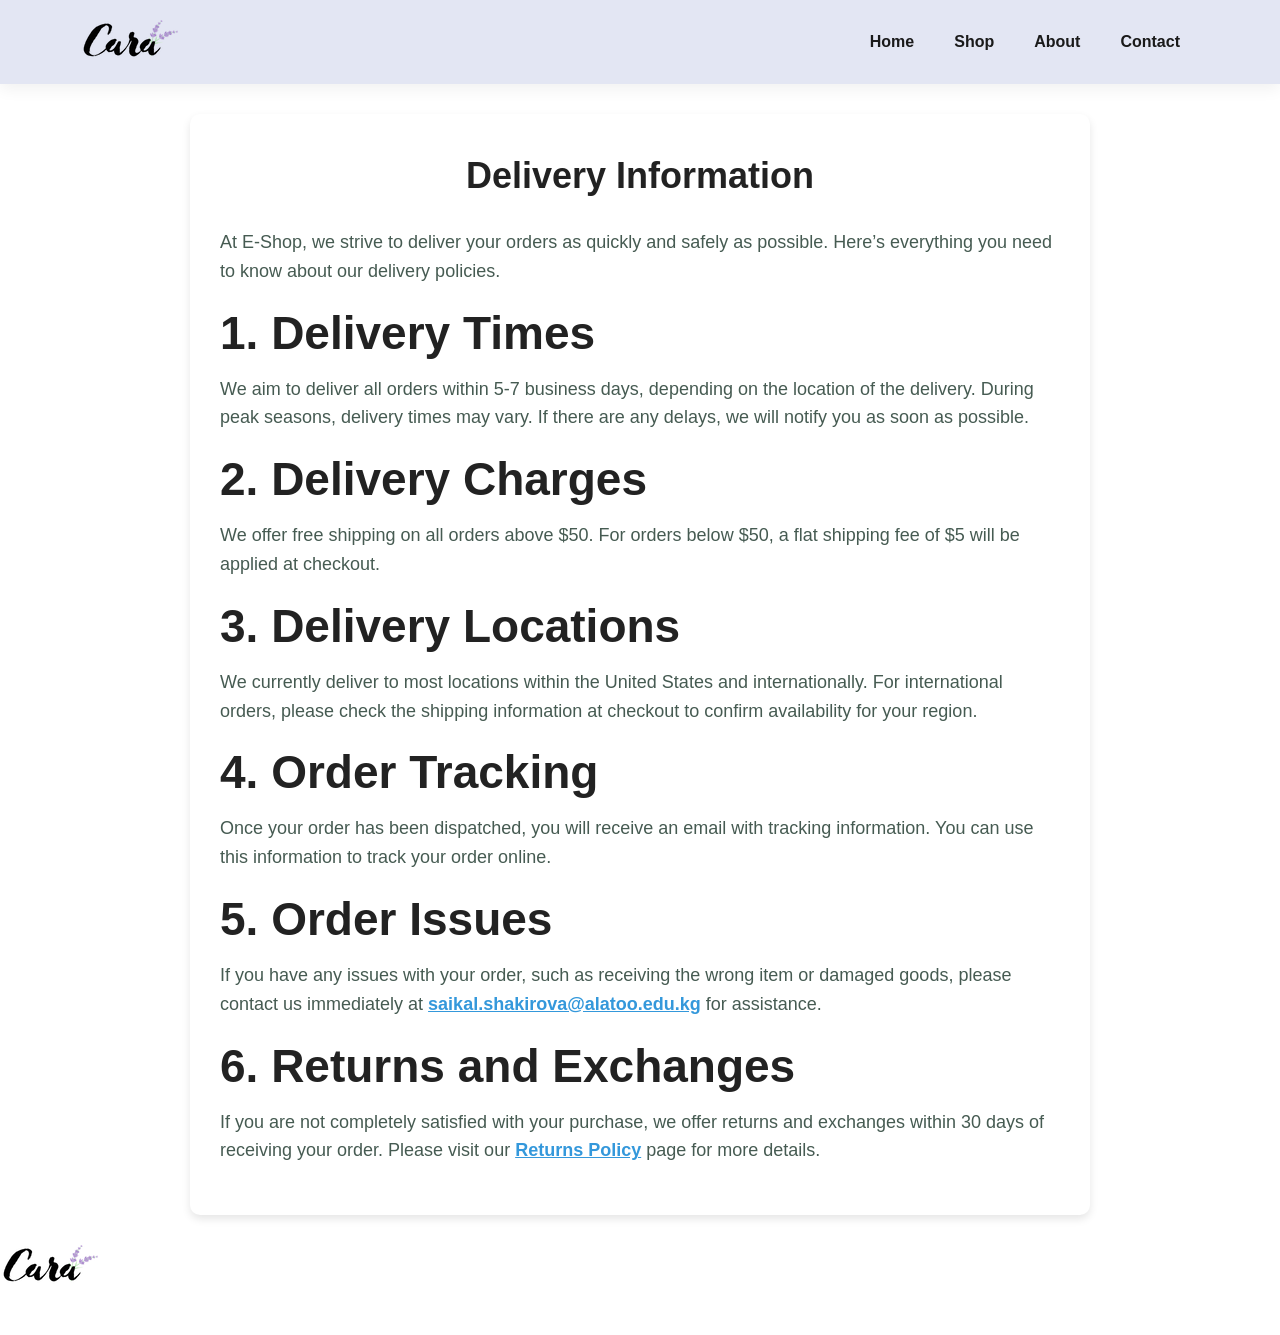
<file: delivery.html>
<!DOCTYPE html>
<html lang="en">
<head>
    <meta charset="UTF-8">
    <meta http-equiv="X-UA-Compatible" content="IE=edge">
    <meta name="viewport" content="width=device-width, initial-scale=1.0">
    <title>Delivery Information</title>
    <link rel="stylesheet" href="https://cdn.jsdelivr.net/npm/bootstrap-icons@1.10.2/font/bootstrap-icons.css">
    <style>
        /* General Styles */
        * {
            margin: 0;
            padding: 0;
            box-sizing: border-box;
            font-family: 'Spartan', sans-serif;
        }
        h1 {
            font-size: 50px;
            line-height: 64px;
            color: #222;
        }

        h2 {
            font-size: 46px;
            line-height: 54px;
            color: #222;
        }

        h4 {
            font-size: 20px;
            color: #222;
        }

        p {
            font-size: 16px;
            color: #465b52;
            margin: 15px 0 20px 0;
        }

        .section-p1 {
            padding: 40px 80px;
        }

        /* Delivery Information Section */
        #delivery-info {
            background-color: white;
            max-width: 900px;
            margin: 30px auto;
            border-radius: 10px;
            padding: 30px;
            box-shadow: 0 4px 8px rgba(0, 0, 0, 0.1);
        }

        #delivery-info h1 {
            font-size: 36px;
            text-align: center;
            margin-bottom: 20px;
        }

        #delivery-info p {
            font-size: 18px;
            line-height: 1.6;
            margin-bottom: 20px;
        }

        #delivery-info ul {
            margin-left: 20px;
            list-style: disc;
        }

        #delivery-info ul li {
            font-size: 18px;
            margin-bottom: 10px;
        }

        #delivery-info a {
            font-weight: bold;
            color: #3498db;
        }

        /* Header */
        #header {
            display: flex;
            align-items: center;
            justify-content: space-between;
            padding: 20px 80px;
            background: #e3e6f3;
            box-shadow: 0 5px 15px rgba(0, 0, 0, 0.06);
            z-index: 999;
            position: sticky;
            top: 0;
            left: 0;
        }

        #navbar {
            display: flex;
            align-items: center;
            justify-content: center;
        }

        #navbar li {
            list-style: none;
            padding: 0 20px;
            position: relative;
        }

        #navbar li a {
            text-decoration: none;
            font-size: 16px;
            font-weight: 600;
            color: #1a1a1a;
            transition: 0.3s ease;
        }

        #navbar li a:hover,
        #navbar li a.active {
            color: #088878;
        }

        #navbar li a.active::after,
        #navbar li a:hover::after {
            content: "";
            width: 30%;
            height: 2px;
            background: #088178;
            position: absolute;
            bottom: -4px;
            left: 20px;
        }

        /* Footer */
        footer {
            display: flex;
            flex-wrap: wrap;
            justify-content: space-between;
        }

        footer .col {
            display: flex;
            flex-direction: column;
            align-items: flex-start;
            margin-bottom: 20px;
        }

        footer .logo {
            margin-bottom: 30px;
        }

        footer h4 {
            font-size: 14px;
            padding-bottom: 20px;
        }

        footer p {
            font-size: 13px;
            margin: 0 0 8px 0;
        }

        footer a {
            font-size: 13px;
            text-decoration: none;
            color: #222;
            margin-top: 20px;
        }

        footer .follow i {
            color: #465b52;
            padding-right: 4px;
            cursor: pointer;
        }

        footer .follow i:hover,
        footer a:hover {
            color: #088178;
        }
    </style>
</head>
<body>

    <section id="header">
        <a href="#"><img src="img/logo.png" class="logo" alt=""></a>
        <div>
            <ul id="navbar">
                <li><a href="index.html">Home</a></li>
                <li><a href="shop.html">Shop</a></li>
                <li><a href="about.html">About</a></li>
                <li><a href="contact.html">Contact</a></li>
            </ul>
        </div>
    </section>

    <section id="delivery-info">
        <div class="container">
            <h1>Delivery Information</h1>
            <p>At E-Shop, we strive to deliver your orders as quickly and safely as possible. Here’s everything you need to know about our delivery policies.</p>

            <h2>1. Delivery Times</h2>
            <p>We aim to deliver all orders within 5-7 business days, depending on the location of the delivery. During peak seasons, delivery times may vary. If there are any delays, we will notify you as soon as possible.</p>

            <h2>2. Delivery Charges</h2>
            <p>We offer free shipping on all orders above $50. For orders below $50, a flat shipping fee of $5 will be applied at checkout.</p>

            <h2>3. Delivery Locations</h2>
            <p>We currently deliver to most locations within the United States and internationally. For international orders, please check the shipping information at checkout to confirm availability for your region.</p>

            <h2>4. Order Tracking</h2>
            <p>Once your order has been dispatched, you will receive an email with tracking information. You can use this information to track your order online.</p>

            <h2>5. Order Issues</h2>
            <p>If you have any issues with your order, such as receiving the wrong item or damaged goods, please contact us immediately at <a href="mailto:saikal.shakirova@alatoo.edu.kg">saikal.shakirova@alatoo.edu.kg</a> for assistance.</p>

            <h2>6. Returns and Exchanges</h2>
            <p>If you are not completely satisfied with your purchase, we offer returns and exchanges within 30 days of receiving your order. Please visit our <a href="returns-policy.html">Returns Policy</a> page for more details.</p>
        </div>
    </section>

    <footer>
        <div class="col">
            <img class="logo" src="img/logo.png" alt="">
            
        </div>

        
    </footer>

</body>
</html>
</file>
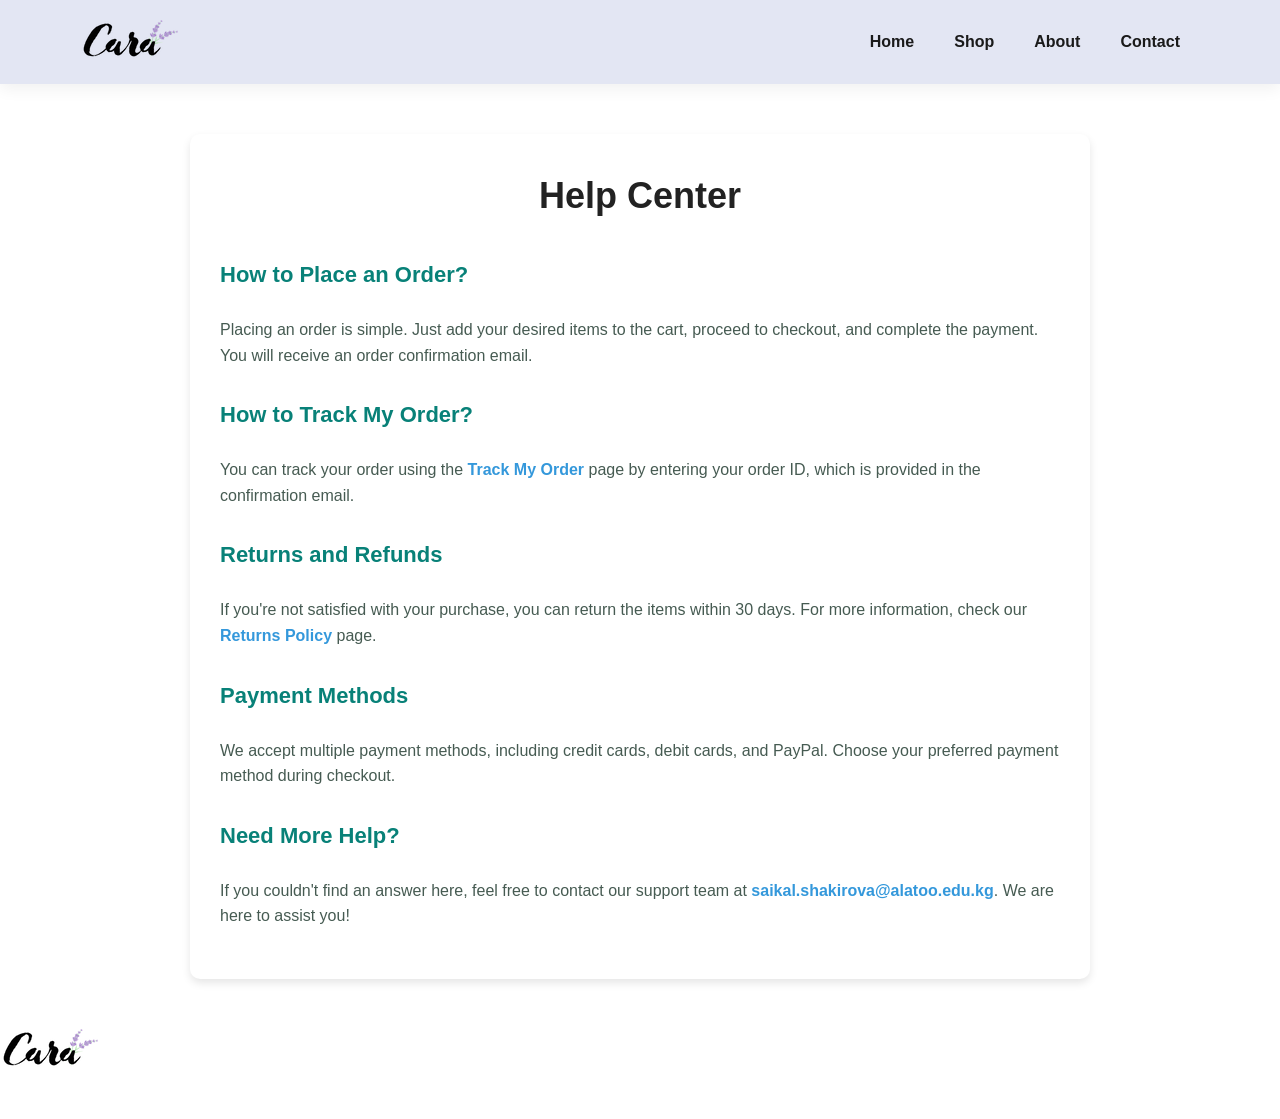
<file: help.html>
<!DOCTYPE html>
<html lang="en">
<head>
    <meta charset="UTF-8">
    <meta http-equiv="X-UA-Compatible" content="IE=edge">
    <meta name="viewport" content="width=device-width, initial-scale=1.0">
    <title>Help</title>
    <link rel="stylesheet" href="https://cdn.jsdelivr.net/npm/bootstrap-icons@1.10.2/font/bootstrap-icons.css">
    <style>
        /* General Styles */
        * {
            margin: 0;
            padding: 0;
            box-sizing: border-box;
            font-family: 'Spartan', sans-serif;
        }
        h1 {
            font-size: 50px;
            line-height: 64px;
            color: #222;
        }

        h2 {
            font-size: 46px;
            line-height: 54px;
            color: #222;
        }

        h4 {
            font-size: 20px;
            color: #222;
        }

        p {
            font-size: 16px;
            color: #465b52;
            margin: 15px 0 20px 0;
        }

        .section-p1 {
            padding: 40px 80px;
        }

        /* Help Section */
        #help {
            background-color: white;
            max-width: 900px;
            margin: 50px auto;
            border-radius: 10px;
            padding: 30px;
            box-shadow: 0 4px 8px rgba(0, 0, 0, 0.1);
        }

        #help h1 {
            font-size: 36px;
            text-align: center;
            margin-bottom: 20px;
        }

        #help .help-item {
            margin-bottom: 20px;
        }

        #help .help-item h2 {
            font-size: 22px;
            color: #088178;
            margin-bottom: 10px;
        }

        #help .help-item p {
            font-size: 16px;
            color: #465b52;
            line-height: 1.6;
        }

        #help .help-item a {
            color: #3498db;
            font-weight: bold;
            text-decoration: none;
        }

        #help .help-item a:hover {
            text-decoration: underline;
        }

        /* Header */
        #header {
            display: flex;
            align-items: center;
            justify-content: space-between;
            padding: 20px 80px;
            background: #e3e6f3;
            box-shadow: 0 5px 15px rgba(0, 0, 0, 0.06);
            z-index: 999;
            position: sticky;
            top: 0;
            left: 0;
        }

        #navbar {
            display: flex;
            align-items: center;
            justify-content: center;
        }

        #navbar li {
            list-style: none;
            padding: 0 20px;
            position: relative;
        }

        #navbar li a {
            text-decoration: none;
            font-size: 16px;
            font-weight: 600;
            color: #1a1a1a;
            transition: 0.3s ease;
        }

        #navbar li a:hover,
        #navbar li a.active {
            color: #088878;
        }

        #navbar li a.active::after,
        #navbar li a:hover::after {
            content: "";
            width: 30%;
            height: 2px;
            background: #088178;
            position: absolute;
            bottom: -4px;
            left: 20px;
        }

        /* Footer */
        footer {
            display: flex;
            flex-wrap: wrap;
            justify-content: space-between;
        }

        footer .col {
            display: flex;
            flex-direction: column;
            align-items: flex-start;
            margin-bottom: 20px;
        }

        footer .logo {
            margin-bottom: 30px;
        }

        footer h4 {
            font-size: 14px;
            padding-bottom: 20px;
        }

        footer p {
            font-size: 13px;
            margin: 0 0 8px 0;
        }

        footer a {
            font-size: 13px;
            text-decoration: none;
            color: #222;
            margin-top: 20px;
        }

        footer .follow i {
            color: #465b52;
            padding-right: 4px;
            cursor: pointer;
        }

        footer .follow i:hover,
        footer a:hover {
            color: #088178;
        }
    </style>
</head>
<body>

    <section id="header">
        <a href="#"><img src="img/logo.png" class="logo" alt=""></a>
        <div>
            <ul id="navbar">
                <li><a href="index.html">Home</a></li>
                <li><a href="shop.html">Shop</a></li>
                <li><a href="about.html">About</a></li>
                <li><a href="contact.html">Contact</a></li>
            </ul>
        </div>
    </section>

    <section id="help">
        <div class="container">
            <h1>Help Center</h1>
            <div class="help-item">
                <h2>How to Place an Order?</h2>
                <p>Placing an order is simple. Just add your desired items to the cart, proceed to checkout, and complete the payment. You will receive an order confirmation email.</p>
            </div>

            <div class="help-item">
                <h2>How to Track My Order?</h2>
                <p>You can track your order using the <a href="track-order.html">Track My Order</a> page by entering your order ID, which is provided in the confirmation email.</p>
            </div>

            <div class="help-item">
                <h2>Returns and Refunds</h2>
                <p>If you're not satisfied with your purchase, you can return the items within 30 days. For more information, check our <a href="returns-policy.html">Returns Policy</a> page.</p>
            </div>

            <div class="help-item">
                <h2>Payment Methods</h2>
                <p>We accept multiple payment methods, including credit cards, debit cards, and PayPal. Choose your preferred payment method during checkout.</p>
            </div>

            <div class="help-item">
                <h2>Need More Help?</h2>
                <p>If you couldn't find an answer here, feel free to contact our support team at <a href="mailto:saikal.shakirova@alatoo.edu.kg">saikal.shakirova@alatoo.edu.kg</a>. We are here to assist you!</p>
            </div>
        </div>
    </section>

    <footer>
        <div class="col">
            <img class="logo" src="img/logo.png" alt="">
            
        </div>

        
    </footer>

</body>
</html>
</file>
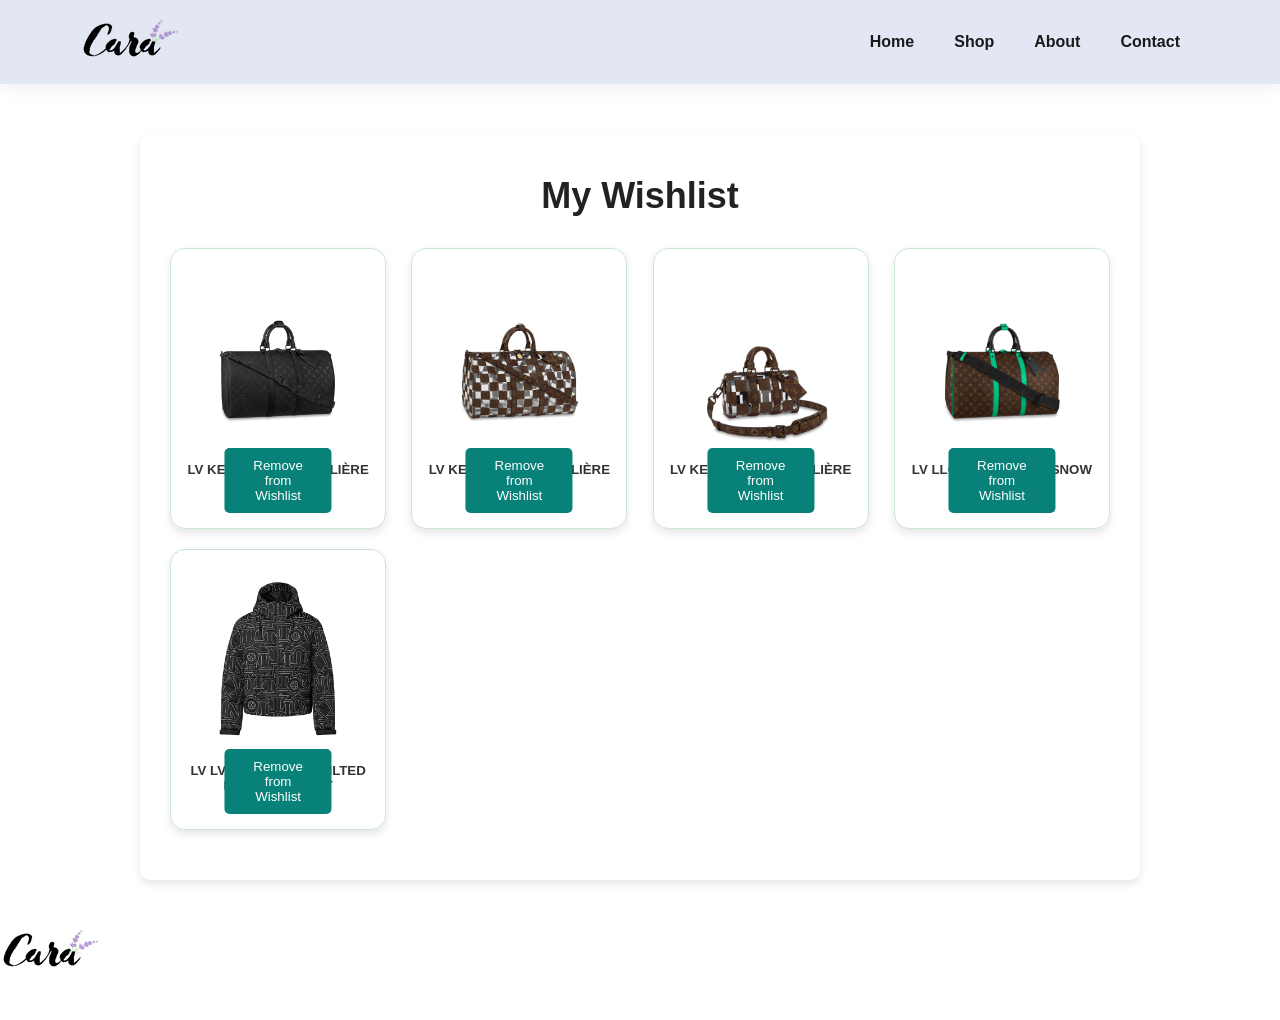
<file: my_wishlist.html>
<!DOCTYPE html>
<html lang="en">
<head>
    <meta charset="UTF-8">
    <meta http-equiv="X-UA-Compatible" content="IE=edge">
    <meta name="viewport" content="width=device-width, initial-scale=1.0">
    <title>My Wishlist</title>
    <link rel="stylesheet" href="https://cdn.jsdelivr.net/npm/bootstrap-icons@1.10.2/font/bootstrap-icons.css">
    <style>
        /* General Styles */
        * {
            margin: 0;
            padding: 0;
            box-sizing: border-box;
            font-family: 'Spartan', sans-serif;
        }
        h1 {
            font-size: 50px;
            line-height: 64px;
            color: #222;
        }

        h2 {
            font-size: 46px;
            line-height: 54px;
            color: #222;
        }

        h4 {
            font-size: 20px;
            color: #222;
        }

        p {
            font-size: 16px;
            color: #465b52;
            margin: 15px 0 20px 0;
        }

        .section-p1 {
            padding: 40px 80px;
        }

        /* My Wishlist Section */
        #wishlist {
            background-color: white;
            max-width: 1000px;
            margin: 50px auto;
            border-radius: 10px;
            padding: 30px;
            box-shadow: 0 4px 8px rgba(0, 0, 0, 0.1);
        }

        #wishlist h1 {
            font-size: 36px;
            text-align: center;
            margin-bottom: 20px;
        }

        #wishlist .wishlist-container {
            display: flex;
            justify-content: space-between;
            flex-wrap: wrap;
        }

        #wishlist .wishlist-item {
            width: 23%;
            padding: 15px;
            border: 1px solid #cce7d0;
            border-radius: 15px;
            cursor: pointer;
            box-shadow: 0 4px 8px rgba(0, 0, 0, 0.1);
            margin-bottom: 20px;
            text-align: center;
            position: relative;
        }

        #wishlist .wishlist-item:hover {
            box-shadow: 0 4px 12px rgba(0, 0, 0, 0.2);
        }

        #wishlist .wishlist-item img {
            width: 100%;
            border-radius: 10px;
        }

        #wishlist .wishlist-item h5 {
            margin-top: 10px;
            color: #333;
        }

        #wishlist .wishlist-item h6 {
            font-size: 14px;
            color: #088178;
            margin-top: 5px;
        }

        #wishlist .wishlist-item button {
            position: absolute;
            bottom: 15px;
            left: 50%;
            transform: translateX(-50%);
            background-color: #088178;
            color: white;
            border: none;
            padding: 10px 20px;
            border-radius: 5px;
            cursor: pointer;
        }

        #wishlist .wishlist-item button:hover {
            background-color: #066f60;
        }

        /* Header */
        #header {
            display: flex;
            align-items: center;
            justify-content: space-between;
            padding: 20px 80px;
            background: #e3e6f3;
            box-shadow: 0 5px 15px rgba(0, 0, 0, 0.06);
            z-index: 999;
            position: sticky;
            top: 0;
            left: 0;
        }

        #navbar {
            display: flex;
            align-items: center;
            justify-content: center;
        }

        #navbar li {
            list-style: none;
            padding: 0 20px;
            position: relative;
        }

        #navbar li a {
            text-decoration: none;
            font-size: 16px;
            font-weight: 600;
            color: #1a1a1a;
            transition: 0.3s ease;
        }

        #navbar li a:hover,
        #navbar li a.active {
            color: #088878;
        }

        #navbar li a.active::after,
        #navbar li a:hover::after {
            content: "";
            width: 30%;
            height: 2px;
            background: #088178;
            position: absolute;
            bottom: -4px;
            left: 20px;
        }

        /* Footer */
        footer {
            display: flex;
            flex-wrap: wrap;
            justify-content: space-between;
        }

        footer .col {
            display: flex;
            flex-direction: column;
            align-items: flex-start;
            margin-bottom: 20px;
        }

        footer .logo {
            margin-bottom: 30px;
        }

        footer h4 {
            font-size: 14px;
            padding-bottom: 20px;
        }

        footer p {
            font-size: 13px;
            margin: 0 0 8px 0;
        }

        footer a {
            font-size: 13px;
            text-decoration: none;
            color: #222;
            margin-top: 20px;
        }

        footer .follow i {
            color: #465b52;
            padding-right: 4px;
            cursor: pointer;
        }

        footer .follow i:hover,
        footer a:hover {
            color: #088178;
        }
    </style>
</head>
<body>

    <section id="header">
        <a href="#"><img src="img/logo.png" class="logo" alt=""></a>
        <div>
            <ul id="navbar">
                <li><a href="index.html">Home</a></li>
                <li><a href="shop.html">Shop</a></li>
                <li><a href="about.html">About</a></li>
                <li><a href="contact.html">Contact</a></li>
                
            </ul>
        </div>
    </section>

    <section id="wishlist">
        <div class="container">
            <h1>My Wishlist</h1>
            <div class="wishlist-container">
                <!-- Wishlist Item 1 -->
                <div class="wishlist-item">
                    <img src="img/products/sproduct.jpg" alt="Product Image">
                    <h5>LV KEEPALL BANDOULIÈRE 50</h5>
                    <h6>$5100</h6>
                    <button>Remove from Wishlist</button>
                </div>

                <!-- Wishlist Item 2 -->
                <div class="wishlist-item">
                    <img src="img/products/sproduct1.jpg" alt="Product Image">
                    <h5>LV KEEPALL BANDOULIÈRE 50</h5>
                    <h6>$5100</h6>
                    <button>Remove from Wishlist</button>
                </div>

                <!-- Wishlist Item 3 -->
                <div class="wishlist-item">
                    <img src="img/products/sproduct2.jpg" alt="Product Image">
                    <h5>LV KEEPALL BANDOULIÈRE 25</h5>
                    <h6>$2700</h6>
                    <button>Remove from Wishlist</button>
                </div>

                <!-- Wishlist Item 4 -->
                <div class="wishlist-item">
                    <img src="img/products/sproduct3.jpg" alt="Product Image">
                    <h5>LV LLOVER VUITTON SNOW DOWN JACKET</h5>
                    <h6>$4750</h6>
                    <button>Remove from Wishlist</button>
                </div>

                <!-- Wishlist Item 5 -->
                <div class="wishlist-item">
                    <img src="img/products/sproduct4.jpg" alt="Product Image">
                    <h5>LV LVSE FLOWER QUILTED HOODIE JACKET</h5>
                    <h6>$3400</h6>
                    <button>Remove from Wishlist</button>
                </div>
            </div>
        </div>
    </section>

    <footer>
        <div class="col">
            <img class="logo" src="img/logo.png" alt="">
            
        </div>

        
        
    </footer>

</body>
</html>
</file>
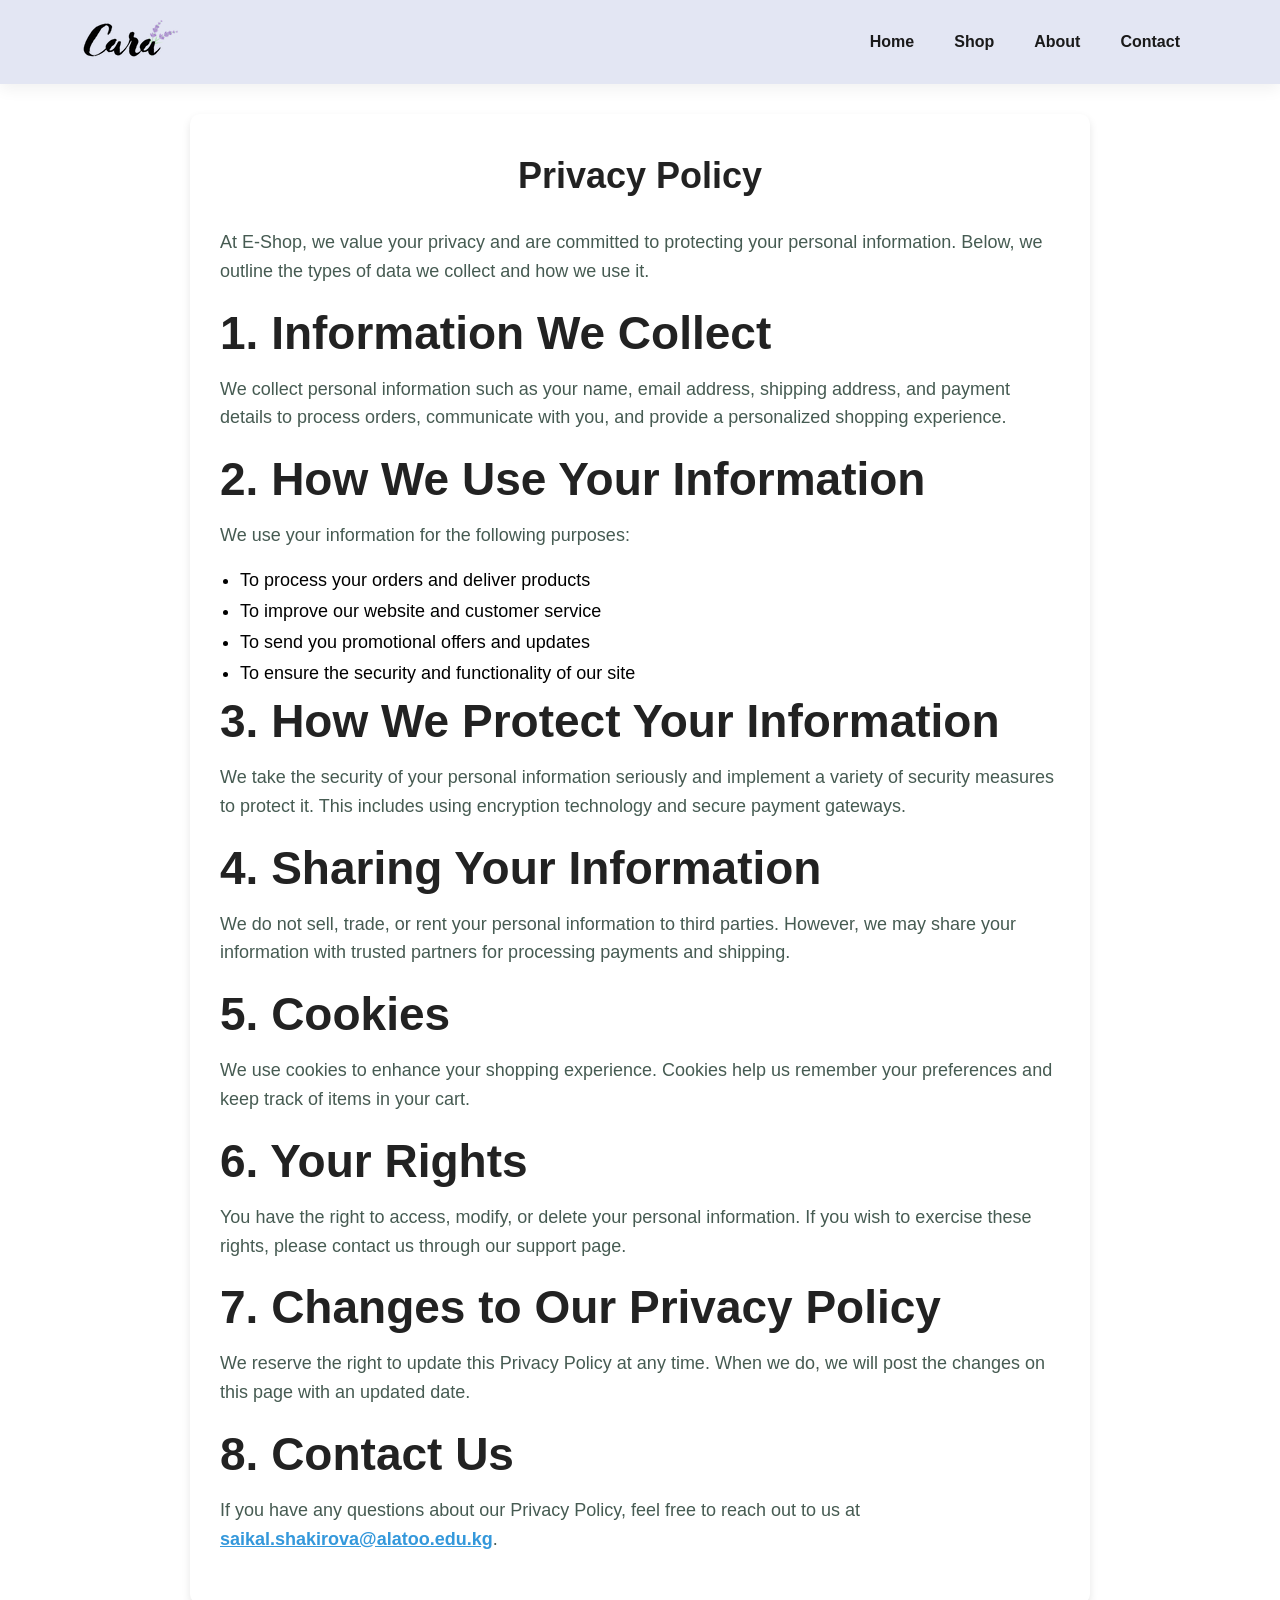
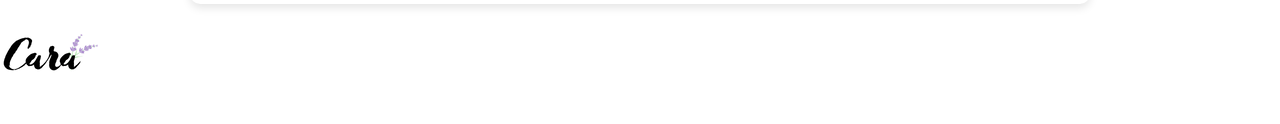
<file: privacy_policy.html>
<!DOCTYPE html>
<html lang="en">
<head>
    <meta charset="UTF-8">
    <meta http-equiv="X-UA-Compatible" content="IE=edge">
    <meta name="viewport" content="width=device-width, initial-scale=1.0">
    <title>Privacy Policy</title>
    <link rel="stylesheet" href="https://cdn.jsdelivr.net/npm/bootstrap-icons@1.10.2/font/bootstrap-icons.css">
    <style>
        /* General Styles */
        * {
            margin: 0;
            padding: 0;
            box-sizing: border-box;
            font-family: 'Spartan', sans-serif;
        }
        h1 {
            font-size: 50px;
            line-height: 64px;
            color: #222;
        }

        h2 {
            font-size: 46px;
            line-height: 54px;
            color: #222;
        }

        h4 {
            font-size: 20px;
            color: #222;
        }

        p {
            font-size: 16px;
            color: #465b52;
            margin: 15px 0 20px 0;
        }

        .section-p1 {
            padding: 40px 80px;
        }

        /* Privacy Policy Section */
        #privacy-policy {
            background-color: white;
            max-width: 900px;
            margin: 30px auto;
            border-radius: 10px;
            padding: 30px;
            box-shadow: 0 4px 8px rgba(0, 0, 0, 0.1);
        }

        #privacy-policy h1 {
            font-size: 36px;
            text-align: center;
            margin-bottom: 20px;
        }

        #privacy-policy p {
            font-size: 18px;
            line-height: 1.6;
            margin-bottom: 20px;
        }

        #privacy-policy ul {
            margin-left: 20px;
            list-style: disc;
        }

        #privacy-policy ul li {
            font-size: 18px;
            margin-bottom: 10px;
        }

        #privacy-policy a {
            font-weight: bold;
            color: #3498db;
        }

        /* Header */
        #header {
            display: flex;
            align-items: center;
            justify-content: space-between;
            padding: 20px 80px;
            background: #e3e6f3;
            box-shadow: 0 5px 15px rgba(0, 0, 0, 0.06);
            z-index: 999;
            position: sticky;
            top: 0;
            left: 0;
        }

        #navbar {
            display: flex;
            align-items: center;
            justify-content: center;
        }

        #navbar li {
            list-style: none;
            padding: 0 20px;
            position: relative;
        }

        #navbar li a {
            text-decoration: none;
            font-size: 16px;
            font-weight: 600;
            color: #1a1a1a;
            transition: 0.3s ease;
        }

        #navbar li a:hover,
        #navbar li a.active {
            color: #088878;
        }

        #navbar li a.active::after,
        #navbar li a:hover::after {
            content: "";
            width: 30%;
            height: 2px;
            background: #088178;
            position: absolute;
            bottom: -4px;
            left: 20px;
        }

        /* Footer */
        footer {
            display: flex;
            flex-wrap: wrap;
            justify-content: space-between;
        }

        footer .col {
            display: flex;
            flex-direction: column;
            align-items: flex-start;
            margin-bottom: 20px;
        }

        footer .logo {
            margin-bottom: 30px;
        }

        footer h4 {
            font-size: 14px;
            padding-bottom: 20px;
        }

        footer p {
            font-size: 13px;
            margin: 0 0 8px 0;
        }

        footer a {
            font-size: 13px;
            text-decoration: none;
            color: #222;
            margin-top: 20px;
        }

        footer .follow i {
            color: #465b52;
            padding-right: 4px;
            cursor: pointer;
        }

        footer .follow i:hover,
        footer a:hover {
            color: #088178;
        }
    </style>
</head>
<body>

    <section id="header">
        <a href="#"><img src="img/logo.png" class="logo" alt=""></a>
        <div>
            <ul id="navbar">
                <li><a href="index.html">Home</a></li>
                <li><a href="shop.html">Shop</a></li>
                <li><a href="about.html">About</a></li>
                <li><a href="contact.html">Contact</a></li>
            </ul>
        </div>
    </section>

    <section id="privacy-policy">
        <div class="container">
            <h1>Privacy Policy</h1>
            <p>At E-Shop, we value your privacy and are committed to protecting your personal information. Below, we outline the types of data we collect and how we use it.</p>

            <h2>1. Information We Collect</h2>
            <p>We collect personal information such as your name, email address, shipping address, and payment details to process orders, communicate with you, and provide a personalized shopping experience.</p>

            <h2>2. How We Use Your Information</h2>
            <p>We use your information for the following purposes:</p>
            <ul>
                <li>To process your orders and deliver products</li>
                <li>To improve our website and customer service</li>
                <li>To send you promotional offers and updates</li>
                <li>To ensure the security and functionality of our site</li>
            </ul>

            <h2>3. How We Protect Your Information</h2>
            <p>We take the security of your personal information seriously and implement a variety of security measures to protect it. This includes using encryption technology and secure payment gateways.</p>

            <h2>4. Sharing Your Information</h2>
            <p>We do not sell, trade, or rent your personal information to third parties. However, we may share your information with trusted partners for processing payments and shipping.</p>

            <h2>5. Cookies</h2>
            <p>We use cookies to enhance your shopping experience. Cookies help us remember your preferences and keep track of items in your cart.</p>

            <h2>6. Your Rights</h2>
            <p>You have the right to access, modify, or delete your personal information. If you wish to exercise these rights, please contact us through our support page.</p>

            <h2>7. Changes to Our Privacy Policy</h2>
            <p>We reserve the right to update this Privacy Policy at any time. When we do, we will post the changes on this page with an updated date.</p>

            <h2>8. Contact Us</h2>
            <p>If you have any questions about our Privacy Policy, feel free to reach out to us at <a href="mailto:saikal.shakirova@alatoo.edu.kg">saikal.shakirova@alatoo.edu.kg</a>.</p>
        </div>
    </section>

    <footer>
        <div class="col">
            <img class="logo" src="img/logo.png" alt="">
            
        </div>

        
    </footer>

</body>
</html>
</file>
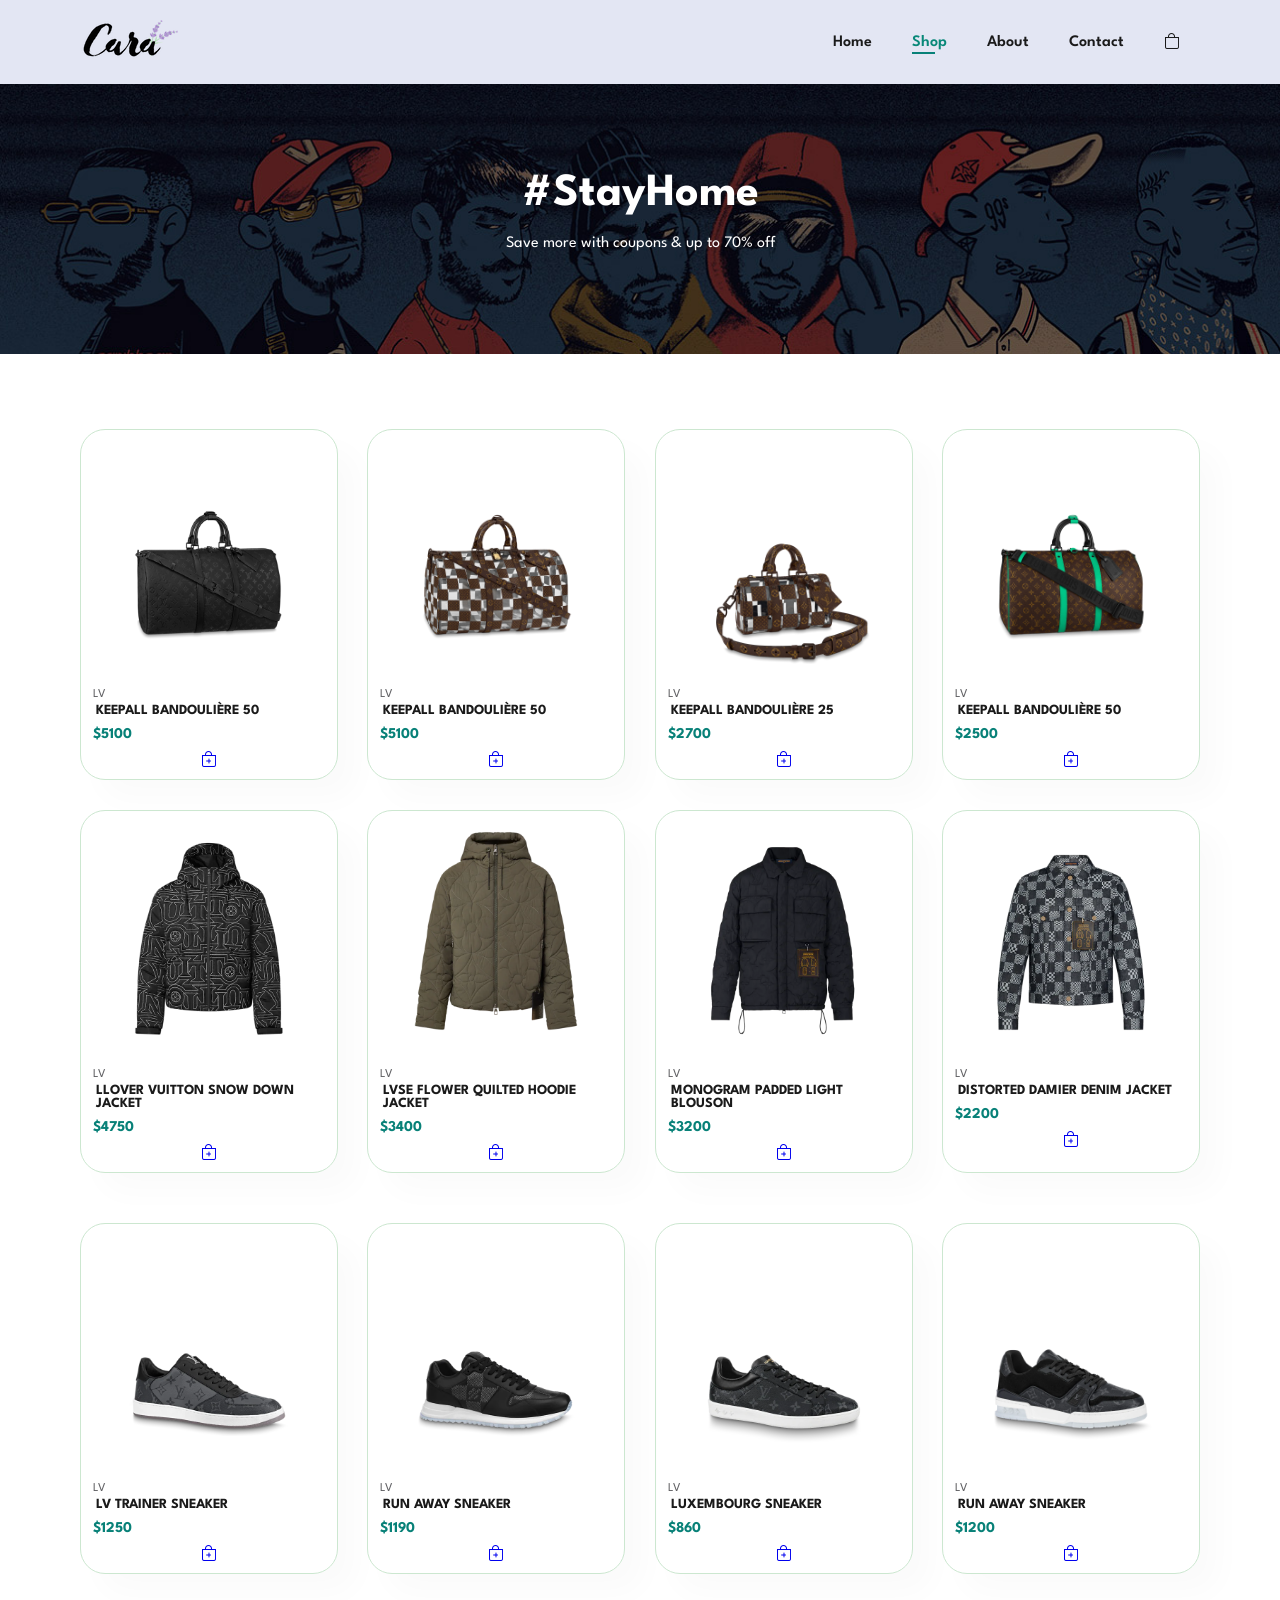
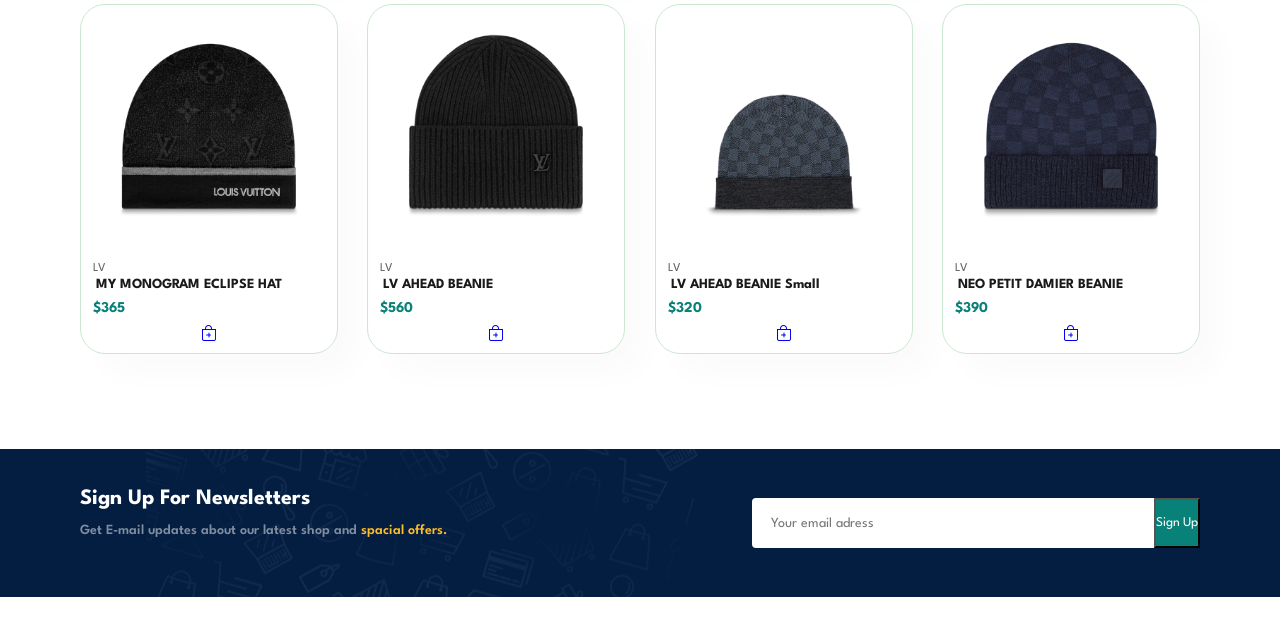
<file: shop.html>
<!DOCTYPE html>
<html lang="en">
<head>
    <meta charset="UTF-8">
    <meta http-equiv="X-UA-Compatible" content="IE=edge">
    <meta name="viewport" content="width=device-width, initial-scale=1.0">
    <title>E-Shop</title>
    <link rel="stylesheet" href="css/style.css">
    <link rel="stylesheet" href="https://cdn.jsdelivr.net/npm/bootstrap-icons@1.10.2/font/bootstrap-icons.css">
    <link href='https://css.gg/arrow-right.css' rel='stylesheet'>
</head>
<body>
    <section id="header">
        <a href="#"><img src="img/logo.png" class="logo" alt=""></a>
        <div>
            <ul id="navbar">
                <li><a href="index.html">Home</a></li>
                <li><a class="active" href="shop.html">Shop</a></li>
                <li><a href="about.html">About</a></li>
                <li><a href="contact.html">Contact</a></li>
                <li id="lg-bag"><a href="cart.html"><i class="bi bi-bag"></i></a></li><!-- NEED REWRITE -->
                <a href="#" id="close"><i class="bi bi-x"></i></a>
            </ul>
        </div>

        <div id="mobile">
            <a href="#"><i class="bi bi-bag"></i></a>
            <i id="bar" class="bi bi-list"></i>
        </div>
    </section>

    <section id="page-header">
    
        <h2>#StayHome</h2>

        <p>Save more with coupons & up to 70% off</p>
    </section>

    <section id="product1" class="section-p1">
            <div class="pro-container">
                <div class="pro" onclick="window.location.href='productpages/sproduct.html'">
                    <img src="img/products/sproduct.jpg" alt="">
                    <div class="des">
                        <span>LV</span>
                        <h5>KEEPALL BANDOULIÈRE 50</h5>
                        <div class="star">
                            <i class="fas fa-star"></i>
                            <i class="fas fa-star"></i>
                            <i class="fas fa-star"></i>
                            <i class="fas fa-star"></i>
                            <i class="fas fa-star"></i>
                        </div>
                        <h4>$5100</h4>
                    </div>
                    <a href="#"><i class="bi bi-bag-plus"></i></i></a> <!-- NEED REWRITE -->
                </div>

                <div class="pro" onclick="window.location.href='productpages/sproduct1.html'">
                    <img src="img/products/sproduct1.jpg" alt="">
                    <div class="des">
                        <span>LV</span>
                        <h5>KEEPALL BANDOULIÈRE 50</h5>
                        <div class="star">
                            <i class="fas fa-star"></i>
                            <i class="fas fa-star"></i>
                            <i class="fas fa-star"></i>
                            <i class="fas fa-star"></i>
                            <i class="fas fa-star"></i>
                        </div>
                        <h4>$5100</h4>
                    </div>
                    <a href="#"><i class="bi bi-bag-plus"></i></i></a> <!-- NEED REWRITE -->
                </div>

                <div class="pro" onclick="window.location.href='productpages/sproduct2.html'">
                    <img src="img/products/sproduct2.jpg" alt="">
                    <div class="des">
                        <span>LV</span>
                        <h5>KEEPALL BANDOULIÈRE 25</h5>
                        <div class="star">
                            <i class="fas fa-star"></i>
                            <i class="fas fa-star"></i>
                            <i class="fas fa-star"></i>
                            <i class="fas fa-star"></i>
                            <i class="fas fa-star"></i>
                        </div>
                        <h4>$2700</h4>
                    </div>
                    <a href="#"><i class="bi bi-bag-plus"></i></i></a> <!-- NEED REWRITE -->
                </div>

                <div class="pro" onclick="window.location.href='productpages/sproduct3.html'">
                    <img src="img/products/sproduct3.jpg" alt="">
                    <div class="des">
                        <span>LV</span>
                        <h5>KEEPALL BANDOULIÈRE 50</h5>
                        <div class="star">
                            <i class="fas fa-star"></i>
                            <i class="fas fa-star"></i>
                            <i class="fas fa-star"></i>
                            <i class="fas fa-star"></i>
                            <i class="fas fa-star"></i>
                        </div>
                        <h4>$2500</h4>
                    </div>
                    <a href="#"><i class="bi bi-bag-plus"></i></i></a> <!-- NEED REWRITE -->
                </div>

                <div class="pro" onclick="window.location.href='productpages/sproduct4.html'">
                    <img src="img/products/sproduct4.jpg" alt="">
                    <div class="des">
                        <span>LV</span>
                        <h5>LLOVER VUITTON SNOW DOWN JACKET</h5>
                        <div class="star">
                            <i class="fas fa-star"></i>
                            <i class="fas fa-star"></i>
                            <i class="fas fa-star"></i>
                            <i class="fas fa-star"></i>
                            <i class="fas fa-star"></i>
                        </div>
                        <h4>$4750</h4>
                    </div>
                    <a href="#"><i class="bi bi-bag-plus"></i></i></a> <!-- NEED REWRITE -->
                </div>

                <div class="pro" onclick="window.location.href='productpages/sproduct5.html'">
                    <img src="img/products/sproduct5.jpg" alt="">
                    <div class="des">
                        <span>LV</span>
                        <h5>LVSE FLOWER QUILTED HOODIE JACKET</h5>
                        <div class="star">
                            <i class="fas fa-star"></i>
                            <i class="fas fa-star"></i>
                            <i class="fas fa-star"></i>
                            <i class="fas fa-star"></i>
                            <i class="fas fa-star"></i>
                        </div>
                        <h4>$3400</h4>
                    </div>
                    <a href="#"><i class="bi bi-bag-plus"></i></i></a> <!-- NEED REWRITE -->
                </div>

                <div class="pro" onclick="window.location.href='productpages/sproduct6.html'">
                    <img src="img/products/sproduct6.jpg" alt="">
                    <div class="des">
                        <span>LV</span>
                        <h5>MONOGRAM PADDED LIGHT BLOUSON</h5>
                        <div class="star">
                            <i class="fas fa-star"></i>
                            <i class="fas fa-star"></i>
                            <i class="fas fa-star"></i>
                            <i class="fas fa-star"></i>
                            <i class="fas fa-star"></i>
                        </div>
                        <h4>$3200</h4>
                    </div>
                    <a href="#"><i class="bi bi-bag-plus"></i></i></a> <!-- NEED REWRITE -->
                </div>

                <div class="pro" onclick="window.location.href='productpages/sproduct7.html'">
                    <img src="img/products/sproduct7.jpg" alt="">
                    <div class="des">
                        <span>LV</span>
                        <h5>DISTORTED DAMIER DENIM JACKET</h5>
                        <div class="star">
                            <i class="fas fa-star"></i>
                            <i class="fas fa-star"></i>
                            <i class="fas fa-star"></i>
                            <i class="fas fa-star"></i>
                            <i class="fas fa-star"></i>
                        </div>
                        <h4>$2200</h4>
                    </div>
                    <a href="#"><i class="bi bi-bag-plus"></i></i></a> <!-- NEED REWRITE -->
                </div>

        <div class="pro-container">
            <div class="pro" onclick="window.location.href='productpages/sproduct8.html'">
                <img src="img/products/sproduct8.jpg" alt="">
                <div class="des">
                    <span>LV</span>
                    <h5>LV TRAINER SNEAKER</h5>
                    <div class="star">
                        <i class="fas fa-star"></i>
                        <i class="fas fa-star"></i>
                        <i class="fas fa-star"></i>
                        <i class="fas fa-star"></i>
                        <i class="fas fa-star"></i>
                    </div>
                    <h4>$1250</h4>
                </div>
                <a href="#"><i class="bi bi-bag-plus"></i></i></a> <!-- NEED REWRITE -->
            </div>

            <div class="pro" onclick="window.location.href='productpages/sproduct9.html'">
                <img src="img/products/sproduct9.jpg" alt="">
                <div class="des">
                    <span>LV</span>
                    <h5>RUN AWAY SNEAKER</h5>
                    <div class="star">
                        <i class="fas fa-star"></i>
                        <i class="fas fa-star"></i>
                        <i class="fas fa-star"></i>
                        <i class="fas fa-star"></i>
                        <i class="fas fa-star"></i>
                    </div>
                    <h4>$1190</h4>
                </div>
                <a href="#"><i class="bi bi-bag-plus"></i></i></a> <!-- NEED REWRITE -->
            </div>

            <div class="pro" onclick="window.location.href='productpages/sproduct10.html'">
                <img src="img/products/sproduct10.jpg" alt="">
                <div class="des">
                    <span>LV</span>
                    <h5>LUXEMBOURG SNEAKER</h5>
                    <div class="star">
                        <i class="fas fa-star"></i>
                        <i class="fas fa-star"></i>
                        <i class="fas fa-star"></i>
                        <i class="fas fa-star"></i>
                        <i class="fas fa-star"></i>
                    </div>
                    <h4>$860</h4>
                </div>
                <a href="#"><i class="bi bi-bag-plus"></i></i></a> <!-- NEED REWRITE -->
            </div>

            <div class="pro" onclick="window.location.href='productpages/sproduct11.html'">
                <img src="img/products/sproduct11.jpg" alt="">
                <div class="des">
                    <span>LV</span>
                    <h5>RUN AWAY SNEAKER</h5>
                    <div class="star">
                        <i class="fas fa-star"></i>
                        <i class="fas fa-star"></i>
                        <i class="fas fa-star"></i>
                        <i class="fas fa-star"></i>
                        <i class="fas fa-star"></i>
                    </div>
                    <h4>$1200</h4>
                </div>
                <a href="#"><i class="bi bi-bag-plus"></i></i></a> <!-- NEED REWRITE -->
            </div>

            <div class="pro" onclick="window.location.href='productpages/sproduct12.html'">
                <img src="img/products/sproduct12.jpg" alt="">
                <div class="des">
                    <span>LV</span>
                    <h5>MY MONOGRAM ECLIPSE HAT</h5>
                    <div class="star">
                        <i class="fas fa-star"></i>
                        <i class="fas fa-star"></i>
                        <i class="fas fa-star"></i>
                        <i class="fas fa-star"></i>
                        <i class="fas fa-star"></i>
                    </div>
                    <h4>$365</h4>
                </div>
                <a href="#"><i class="bi bi-bag-plus"></i></i></a> <!-- NEED REWRITE -->
            </div>

            <div class="pro" onclick="window.location.href='productpages/sproduct13.html'">
                <img src="img/products/sproduct13.jpg" alt="">
                <div class="des">
                    <span>LV</span>
                    <h5>LV AHEAD BEANIE</h5>
                    <div class="star">
                        <i class="fas fa-star"></i>
                        <i class="fas fa-star"></i>
                        <i class="fas fa-star"></i>
                        <i class="fas fa-star"></i>
                        <i class="fas fa-star"></i>
                    </div>
                    <h4>$560</h4>
                </div>
                <a href="#"><i class="bi bi-bag-plus"></i></i></a> <!-- NEED REWRITE -->
            </div>

            <div class="pro" onclick="window.location.href='productpages/sproduct14.html'">
                <img src="img/products/sproduct14.jpg" alt="">
                <div class="des">
                    <span>LV</span>
                    <h5>LV AHEAD BEANIE Small</h5>
                    <div class="star">
                        <i class="fas fa-star"></i>
                        <i class="fas fa-star"></i>
                        <i class="fas fa-star"></i>
                        <i class="fas fa-star"></i>
                        <i class="fas fa-star"></i>
                    </div>
                    <h4>$320</h4>
                </div>
                <a href="#"><i class="bi bi-bag-plus"></i></i></a> <!-- NEED REWRITE -->
            </div>

            <div class="pro" onclick="window.location.href='productpages/sproduct15.html'">
                <img src="img/products/sproduct15.jpg" alt="">
                <div class="des">
                    <span>LV</span>
                    <h5>NEO PETIT DAMIER BEANIE</h5>
                    <div class="star">
                        <i class="fas fa-star"></i>
                        <i class="fas fa-star"></i>
                        <i class="fas fa-star"></i>
                        <i class="fas fa-star"></i>
                        <i class="fas fa-star"></i>
                    </div>
                    <h4>$390</h4>
                </div>
                <a href="#"><i class="bi bi-bag-plus"></i></i></a> <!-- NEED REWRITE -->
            </div>
        </div>
    </section>


    <section id="newsletter" class="section-p1 section-m1">
        <div class="newstect">
            <h4>Sign Up For Newsletters</h4>
            <p>Get E-mail updates about our latest shop and <span>spacial offers.</span> </p>
        </div>
        <div class="form">
            <input type="text" placeholder="Your email adress">
            <button>Sign Up</button>
        </div>
    </section>

    <script src="script.js"></script>
</body>
</html>
</file>
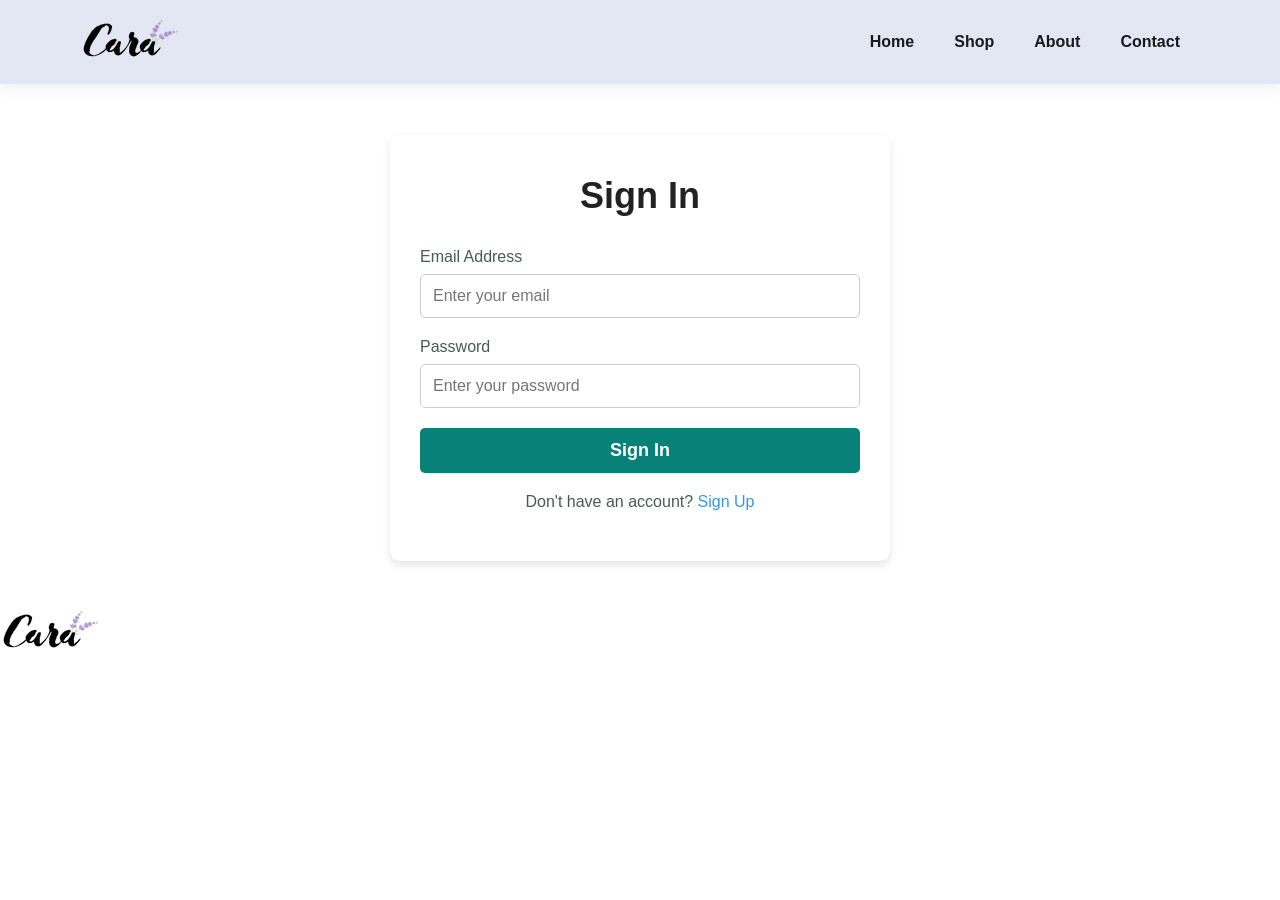
<file: sign_in.html>
<!DOCTYPE html>
<html lang="en">
<head>
    <meta charset="UTF-8">
    <meta http-equiv="X-UA-Compatible" content="IE=edge">
    <meta name="viewport" content="width=device-width, initial-scale=1.0">
    <title>Sign In</title>
    <link rel="stylesheet" href="https://cdn.jsdelivr.net/npm/bootstrap-icons@1.10.2/font/bootstrap-icons.css">
    <style>
        /* General Styles */
        * {
            margin: 0;
            padding: 0;
            box-sizing: border-box;
            font-family: 'Spartan', sans-serif;
        }
        h1 {
            font-size: 50px;
            line-height: 64px;
            color: #222;
        }

        h2 {
            font-size: 46px;
            line-height: 54px;
            color: #222;
        }

        h4 {
            font-size: 20px;
            color: #222;
        }

        p {
            font-size: 16px;
            color: #465b52;
            margin: 15px 0 20px 0;
        }

        .section-p1 {
            padding: 40px 80px;
        }

        /* Sign In Section */
        #sign-in {
            background-color: white;
            max-width: 500px;
            margin: 50px auto;
            border-radius: 10px;
            padding: 30px;
            box-shadow: 0 4px 8px rgba(0, 0, 0, 0.1);
        }

        #sign-in h1 {
            font-size: 36px;
            text-align: center;
            margin-bottom: 20px;
        }

        #sign-in label {
            font-size: 16px;
            margin-bottom: 8px;
            display: block;
            color: #465b52;
        }

        #sign-in input {
            width: 100%;
            padding: 12px;
            margin-bottom: 20px;
            border: 1px solid #ccc;
            border-radius: 5px;
            font-size: 16px;
            color: #333;
        }

        #sign-in button {
            width: 100%;
            padding: 12px;
            background-color: #088178;
            color: white;
            border: none;
            font-size: 18px;
            font-weight: bold;
            border-radius: 5px;
            cursor: pointer;
            transition: 0.3s ease;
        }

        #sign-in button:hover {
            background-color: #066f60;
        }

        #sign-in .signup-link {
            text-align: center;
            margin-top: 20px;
        }

        #sign-in .signup-link a {
            color: #3498db;
            text-decoration: none;
        }

        /* Header */
        #header {
            display: flex;
            align-items: center;
            justify-content: space-between;
            padding: 20px 80px;
            background: #e3e6f3;
            box-shadow: 0 5px 15px rgba(0, 0, 0, 0.06);
            z-index: 999;
            position: sticky;
            top: 0;
            left: 0;
        }

        #navbar {
            display: flex;
            align-items: center;
            justify-content: center;
        }

        #navbar li {
            list-style: none;
            padding: 0 20px;
            position: relative;
        }

        #navbar li a {
            text-decoration: none;
            font-size: 16px;
            font-weight: 600;
            color: #1a1a1a;
            transition: 0.3s ease;
        }

        #navbar li a:hover,
        #navbar li a.active {
            color: #088878;
        }

        #navbar li a.active::after,
        #navbar li a:hover::after {
            content: "";
            width: 30%;
            height: 2px;
            background: #088178;
            position: absolute;
            bottom: -4px;
            left: 20px;
        }

        /* Footer */
        footer {
            display: flex;
            flex-wrap: wrap;
            justify-content: space-between;
        }

        footer .col {
            display: flex;
            flex-direction: column;
            align-items: flex-start;
            margin-bottom: 20px;
        }

        footer .logo {
            margin-bottom: 30px;
        }

        footer h4 {
            font-size: 14px;
            padding-bottom: 20px;
        }

        footer p {
            font-size: 13px;
            margin: 0 0 8px 0;
        }

        footer a {
            font-size: 13px;
            text-decoration: none;
            color: #222;
            margin-top: 20px;
        }

        footer .follow i {
            color: #465b52;
            padding-right: 4px;
            cursor: pointer;
        }

        footer .follow i:hover,
        footer a:hover {
            color: #088178;
        }
    </style>
</head>
<body>

    <section id="header">
        <a href="#"><img src="img/logo.png" class="logo" alt=""></a>
        <div>
            <ul id="navbar">
                <li><a href="index.html">Home</a></li>
                <li><a href="shop.html">Shop</a></li>
                <li><a href="about.html">About</a></li>
                <li><a href="contact.html">Contact</a></li>
                
            </ul>
        </div>
    </section>

    <section id="sign-in">
        <div class="container">
            <h1>Sign In</h1>
            <form action="#">
                <label for="email">Email Address</label>
                <input type="email" id="email" name="email" placeholder="Enter your email" required>

                <label for="password">Password</label>
                <input type="password" id="password" name="password" placeholder="Enter your password" required>

                <button type="submit">Sign In</button>
            </form>

            <div class="signup-link">
                <p>Don't have an account? <a href="sign-up.html">Sign Up</a></p>
            </div>
        </div>
    </section>

    <footer>
        <div class="col">
            <img class="logo" src="img/logo.png" alt="">
            
        </div>


        
    </footer>

</body>
</html>
</file>
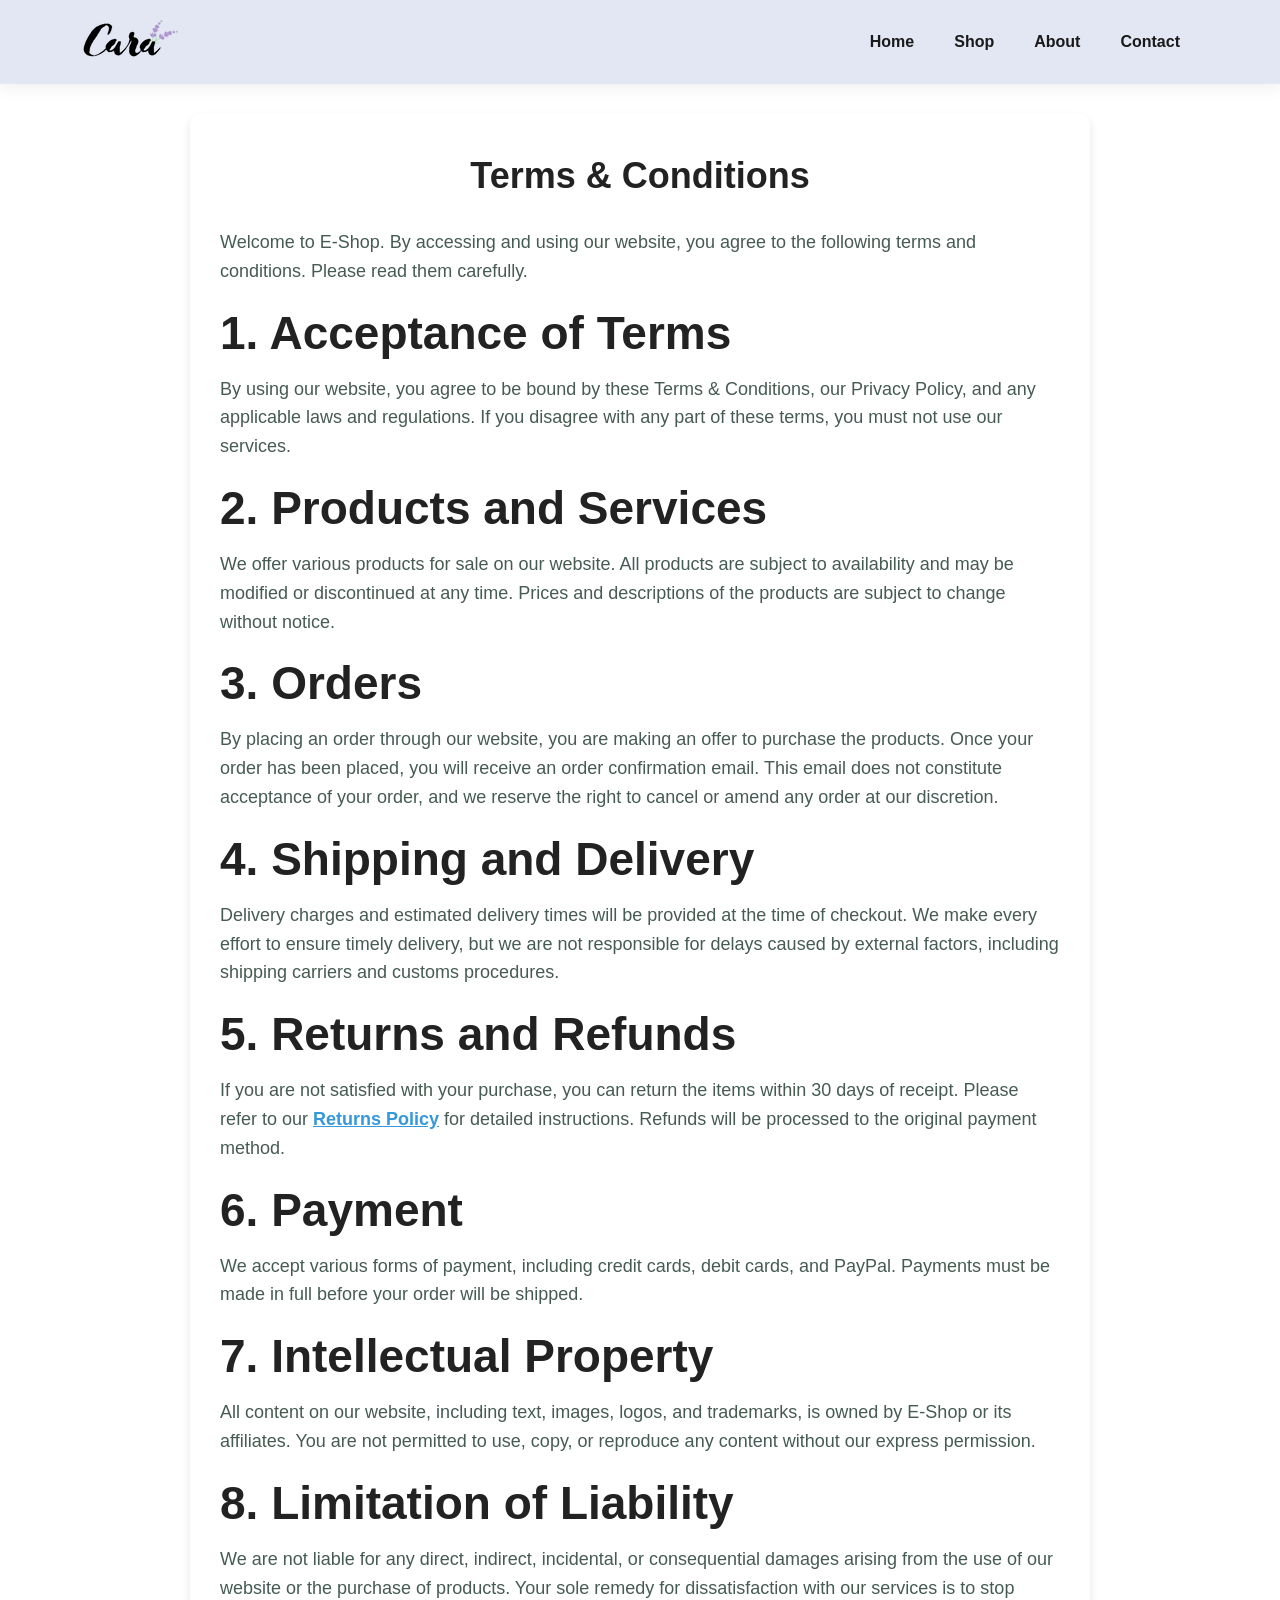
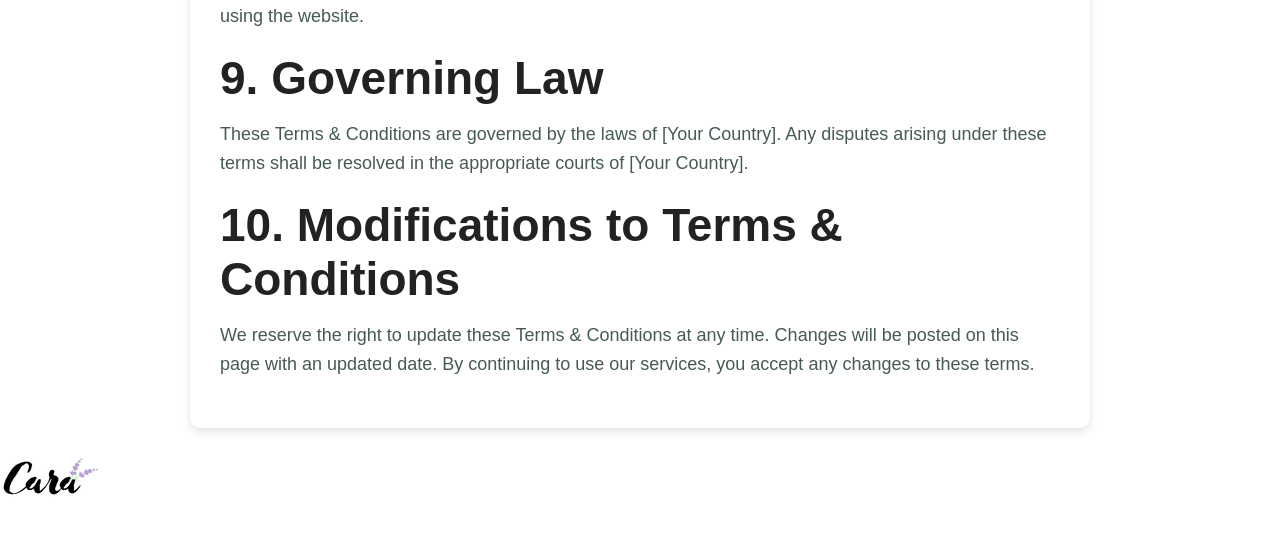
<file: term_conditions.html>
<!DOCTYPE html>
<html lang="en">
<head>
    <meta charset="UTF-8">
    <meta http-equiv="X-UA-Compatible" content="IE=edge">
    <meta name="viewport" content="width=device-width, initial-scale=1.0">
    <title>Terms & Conditions</title>
    <link rel="stylesheet" href="https://cdn.jsdelivr.net/npm/bootstrap-icons@1.10.2/font/bootstrap-icons.css">
    <style>
        /* General Styles */
        * {
            margin: 0;
            padding: 0;
            box-sizing: border-box;
            font-family: 'Spartan', sans-serif;
        }
        h1 {
            font-size: 50px;
            line-height: 64px;
            color: #222;
        }

        h2 {
            font-size: 46px;
            line-height: 54px;
            color: #222;
        }

        h4 {
            font-size: 20px;
            color: #222;
        }

        p {
            font-size: 16px;
            color: #465b52;
            margin: 15px 0 20px 0;
        }

        .section-p1 {
            padding: 40px 80px;
        }

        /* Terms & Conditions Section */
        #terms-conditions {
            background-color: white;
            max-width: 900px;
            margin: 30px auto;
            border-radius: 10px;
            padding: 30px;
            box-shadow: 0 4px 8px rgba(0, 0, 0, 0.1);
        }

        #terms-conditions h1 {
            font-size: 36px;
            text-align: center;
            margin-bottom: 20px;
        }

        #terms-conditions p {
            font-size: 18px;
            line-height: 1.6;
            margin-bottom: 20px;
        }

        #terms-conditions ul {
            margin-left: 20px;
            list-style: disc;
        }

        #terms-conditions ul li {
            font-size: 18px;
            margin-bottom: 10px;
        }

        #terms-conditions a {
            font-weight: bold;
            color: #3498db;
        }

        /* Header */
        #header {
            display: flex;
            align-items: center;
            justify-content: space-between;
            padding: 20px 80px;
            background: #e3e6f3;
            box-shadow: 0 5px 15px rgba(0, 0, 0, 0.06);
            z-index: 999;
            position: sticky;
            top: 0;
            left: 0;
        }

        #navbar {
            display: flex;
            align-items: center;
            justify-content: center;
        }

        #navbar li {
            list-style: none;
            padding: 0 20px;
            position: relative;
        }

        #navbar li a {
            text-decoration: none;
            font-size: 16px;
            font-weight: 600;
            color: #1a1a1a;
            transition: 0.3s ease;
        }

        #navbar li a:hover,
        #navbar li a.active {
            color: #088878;
        }

        #navbar li a.active::after,
        #navbar li a:hover::after {
            content: "";
            width: 30%;
            height: 2px;
            background: #088178;
            position: absolute;
            bottom: -4px;
            left: 20px;
        }

        /* Footer */
        footer {
            display: flex;
            flex-wrap: wrap;
            justify-content: space-between;
        }

        footer .col {
            display: flex;
            flex-direction: column;
            align-items: flex-start;
            margin-bottom: 20px;
        }

        footer .logo {
            margin-bottom: 30px;
        }

        footer h4 {
            font-size: 14px;
            padding-bottom: 20px;
        }

        footer p {
            font-size: 13px;
            margin: 0 0 8px 0;
        }

        footer a {
            font-size: 13px;
            text-decoration: none;
            color: #222;
            margin-top: 20px;
        }

        footer .follow i {
            color: #465b52;
            padding-right: 4px;
            cursor: pointer;
        }

        footer .follow i:hover,
        footer a:hover {
            color: #088178;
        }
    </style>
</head>
<body>

    <section id="header">
        <a href="#"><img src="img/logo.png" class="logo" alt=""></a>
        <div>
            <ul id="navbar">
                <li><a href="index.html">Home</a></li>
                <li><a href="shop.html">Shop</a></li>
                <li><a href="about.html">About</a></li>
                <li><a href="contact.html">Contact</a></li>
            </ul>
        </div>
    </section>

    <section id="terms-conditions">
        <div class="container">
            <h1>Terms & Conditions</h1>
            <p>Welcome to E-Shop. By accessing and using our website, you agree to the following terms and conditions. Please read them carefully.</p>

            <h2>1. Acceptance of Terms</h2>
            <p>By using our website, you agree to be bound by these Terms & Conditions, our Privacy Policy, and any applicable laws and regulations. If you disagree with any part of these terms, you must not use our services.</p>

            <h2>2. Products and Services</h2>
            <p>We offer various products for sale on our website. All products are subject to availability and may be modified or discontinued at any time. Prices and descriptions of the products are subject to change without notice.</p>

            <h2>3. Orders</h2>
            <p>By placing an order through our website, you are making an offer to purchase the products. Once your order has been placed, you will receive an order confirmation email. This email does not constitute acceptance of your order, and we reserve the right to cancel or amend any order at our discretion.</p>

            <h2>4. Shipping and Delivery</h2>
            <p>Delivery charges and estimated delivery times will be provided at the time of checkout. We make every effort to ensure timely delivery, but we are not responsible for delays caused by external factors, including shipping carriers and customs procedures.</p>

            <h2>5. Returns and Refunds</h2>
            <p>If you are not satisfied with your purchase, you can return the items within 30 days of receipt. Please refer to our <a href="returns-policy.html">Returns Policy</a> for detailed instructions. Refunds will be processed to the original payment method.</p>

            <h2>6. Payment</h2>
            <p>We accept various forms of payment, including credit cards, debit cards, and PayPal. Payments must be made in full before your order will be shipped.</p>

            <h2>7. Intellectual Property</h2>
            <p>All content on our website, including text, images, logos, and trademarks, is owned by E-Shop or its affiliates. You are not permitted to use, copy, or reproduce any content without our express permission.</p>

            <h2>8. Limitation of Liability</h2>
            <p>We are not liable for any direct, indirect, incidental, or consequential damages arising from the use of our website or the purchase of products. Your sole remedy for dissatisfaction with our services is to stop using the website.</p>

            <h2>9. Governing Law</h2>
            <p>These Terms & Conditions are governed by the laws of [Your Country]. Any disputes arising under these terms shall be resolved in the appropriate courts of [Your Country].</p>

            <h2>10. Modifications to Terms & Conditions</h2>
            <p>We reserve the right to update these Terms & Conditions at any time. Changes will be posted on this page with an updated date. By continuing to use our services, you accept any changes to these terms.</p>
        </div>
    </section>

    <footer>
        <div class="col">
            <img class="logo" src="img/logo.png" alt="">
    

        
    </footer>

</body>
</html>
</file>
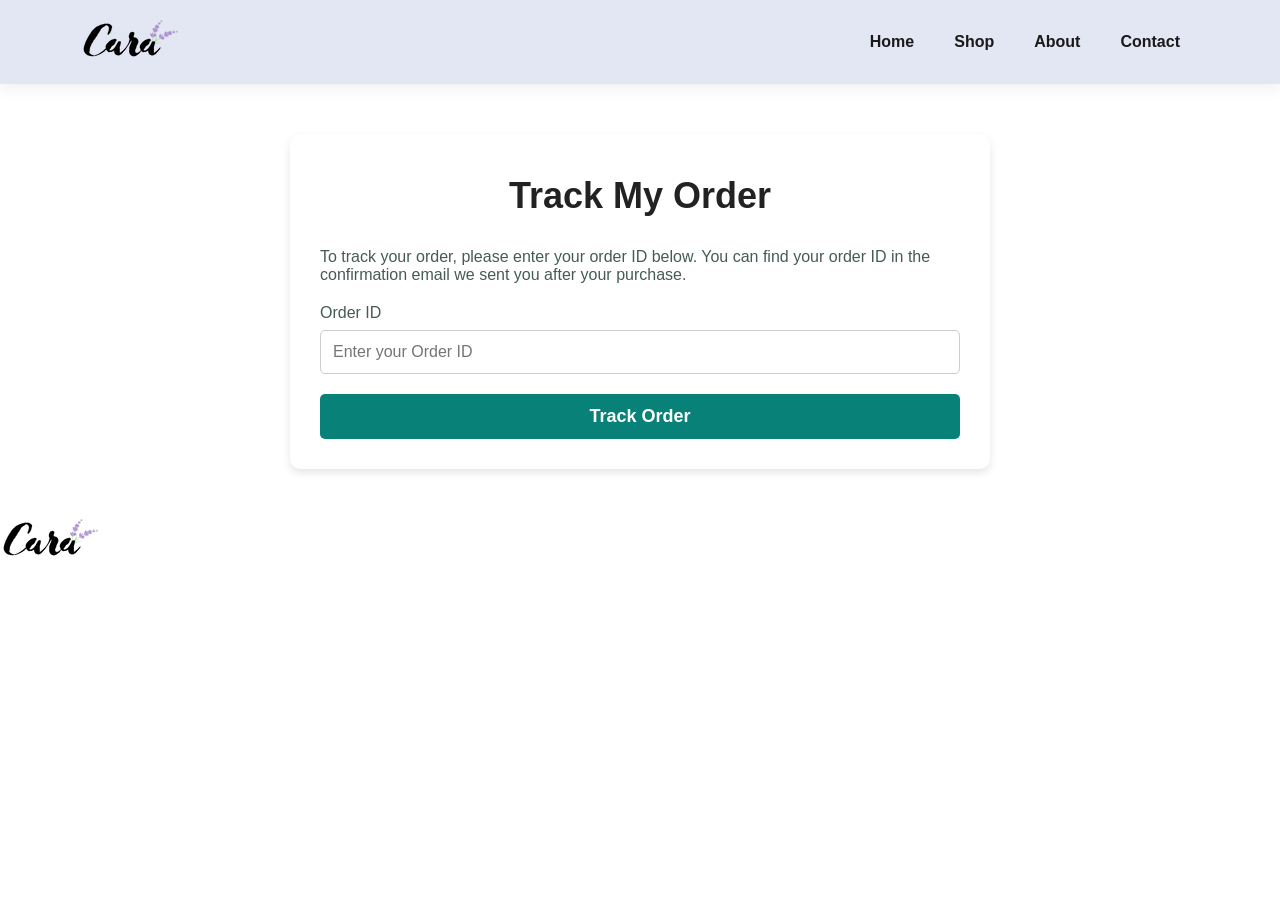
<file: track_my_order.html>
<!DOCTYPE html>
<html lang="en">
<head>
    <meta charset="UTF-8">
    <meta http-equiv="X-UA-Compatible" content="IE=edge">
    <meta name="viewport" content="width=device-width, initial-scale=1.0">
    <title>Track My Order</title>
    <link rel="stylesheet" href="https://cdn.jsdelivr.net/npm/bootstrap-icons@1.10.2/font/bootstrap-icons.css">
    <style>
        /* General Styles */
        * {
            margin: 0;
            padding: 0;
            box-sizing: border-box;
            font-family: 'Spartan', sans-serif;
        }
        h1 {
            font-size: 50px;
            line-height: 64px;
            color: #222;
        }

        h2 {
            font-size: 46px;
            line-height: 54px;
            color: #222;
        }

        h4 {
            font-size: 20px;
            color: #222;
        }

        p {
            font-size: 16px;
            color: #465b52;
            margin: 15px 0 20px 0;
        }

        .section-p1 {
            padding: 40px 80px;
        }

        /* Track My Order Section */
        #track-order {
            background-color: white;
            max-width: 700px;
            margin: 50px auto;
            border-radius: 10px;
            padding: 30px;
            box-shadow: 0 4px 8px rgba(0, 0, 0, 0.1);
        }

        #track-order h1 {
            font-size: 36px;
            text-align: center;
            margin-bottom: 20px;
        }

        #track-order label {
            font-size: 16px;
            margin-bottom: 8px;
            display: block;
            color: #465b52;
        }

        #track-order input {
            width: 100%;
            padding: 12px;
            margin-bottom: 20px;
            border: 1px solid #ccc;
            border-radius: 5px;
            font-size: 16px;
            color: #333;
        }

        #track-order button {
            width: 100%;
            padding: 12px;
            background-color: #088178;
            color: white;
            border: none;
            font-size: 18px;
            font-weight: bold;
            border-radius: 5px;
            cursor: pointer;
            transition: 0.3s ease;
        }

        #track-order button:hover {
            background-color: #066f60;
        }

        /* Header */
        #header {
            display: flex;
            align-items: center;
            justify-content: space-between;
            padding: 20px 80px;
            background: #e3e6f3;
            box-shadow: 0 5px 15px rgba(0, 0, 0, 0.06);
            z-index: 999;
            position: sticky;
            top: 0;
            left: 0;
        }

        #navbar {
            display: flex;
            align-items: center;
            justify-content: center;
        }

        #navbar li {
            list-style: none;
            padding: 0 20px;
            position: relative;
        }

        #navbar li a {
            text-decoration: none;
            font-size: 16px;
            font-weight: 600;
            color: #1a1a1a;
            transition: 0.3s ease;
        }

        #navbar li a:hover,
        #navbar li a.active {
            color: #088878;
        }

        #navbar li a.active::after,
        #navbar li a:hover::after {
            content: "";
            width: 30%;
            height: 2px;
            background: #088178;
            position: absolute;
            bottom: -4px;
            left: 20px;
        }

        /* Footer */
        footer {
            display: flex;
            flex-wrap: wrap;
            justify-content: space-between;
        }

        footer .col {
            display: flex;
            flex-direction: column;
            align-items: flex-start;
            margin-bottom: 20px;
        }

        footer .logo {
            margin-bottom: 30px;
        }

        footer h4 {
            font-size: 14px;
            padding-bottom: 20px;
        }

        footer p {
            font-size: 13px;
            margin: 0 0 8px 0;
        }

        footer a {
            font-size: 13px;
            text-decoration: none;
            color: #222;
            margin-top: 20px;
        }

        footer .follow i {
            color: #465b52;
            padding-right: 4px;
            cursor: pointer;
        }

        footer .follow i:hover,
        footer a:hover {
            color: #088178;
        }
    </style>
</head>
<body>

    <section id="header">
        <a href="#"><img src="img/logo.png" class="logo" alt=""></a>
        <div>
            <ul id="navbar">
                <li><a href="index.html">Home</a></li>
                <li><a href="shop.html">Shop</a></li>
                <li><a href="about.html">About</a></li>
                <li><a href="contact.html">Contact</a></li>
                
            </ul>
        </div>
    </section>

    <section id="track-order">
        <div class="container">
            <h1>Track My Order</h1>
            <p>To track your order, please enter your order ID below. You can find your order ID in the confirmation email we sent you after your purchase.</p>
            <form action="#">
                <label for="order-id">Order ID</label>
                <input type="text" id="order-id" name="order-id" placeholder="Enter your Order ID" required>

                <button type="submit">Track Order</button>
            </form>
        </div>
    </section>

    <footer>
        <div class="col">
            <img class="logo" src="img/logo.png" alt="">
            
        </div>

        
        
    </footer>

</body>
</html>
</file>
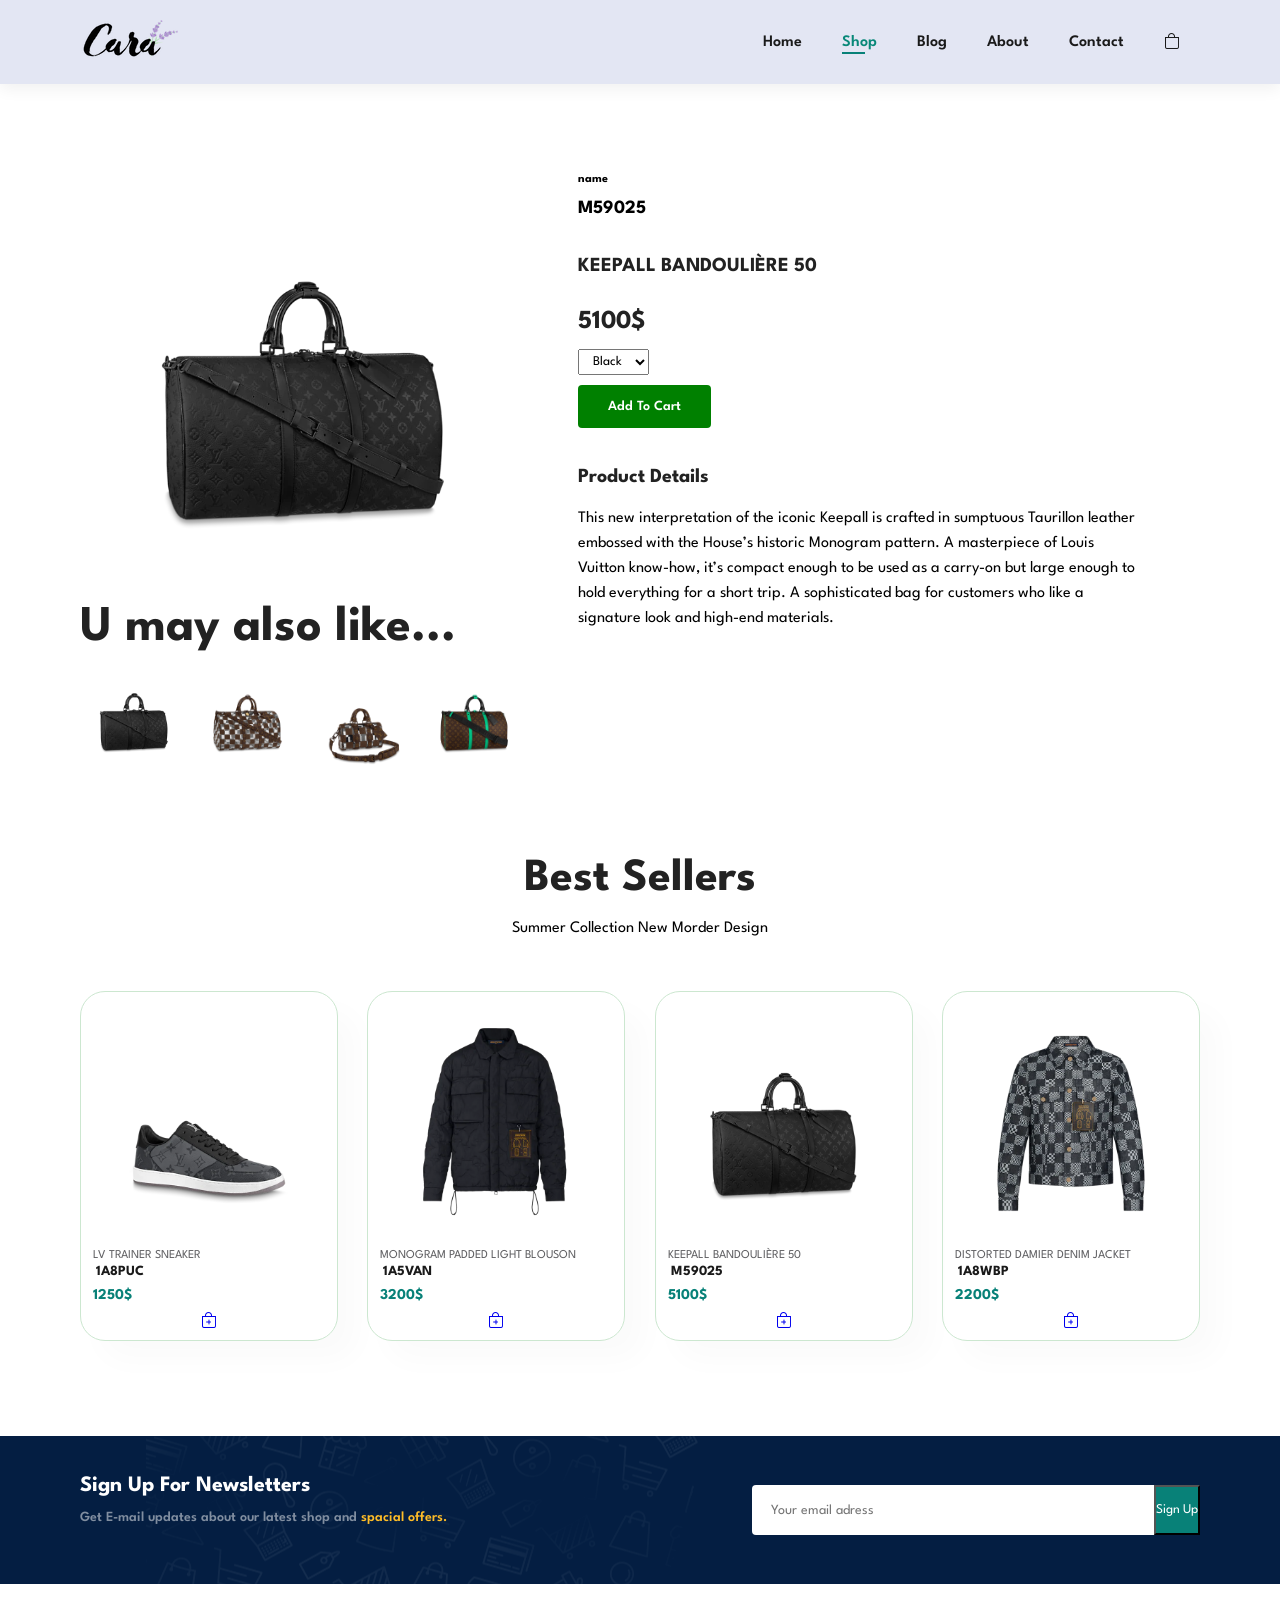
<file: productpages/sproduct.html>
<!DOCTYPE html>
<html lang="en">
<head>
    <meta charset="UTF-8">
    <meta http-equiv="X-UA-Compatible" content="IE=edge">
    <meta name="viewport" content="width=device-width, initial-scale=1.0">
    <title>E-Shop</title>
    <link rel="stylesheet" href="../css/style.css">
    <link rel="stylesheet" href="https://cdn.jsdelivr.net/npm/bootstrap-icons@1.10.2/font/bootstrap-icons.css">
    <link href='https://css.gg/arrow-right.css' rel='stylesheet'>
</head>
<body>
    <section id="header">
        <a href="#"><img src="../img/logo.png" class="logo" alt=""></a>
        <div>
            <ul id="navbar">
                <li><a href="../index.html">Home</a></li>
                <li><a class="active" href="../shop.html">Shop</a></li>
                <li><a href="../blog.html">Blog</a></li>
                <li><a href="../about.html">About</a></li>
                <li><a href="../contact.html">Contact</a></li>
                <li id="lg-bag" class="cart"><a href="../cart.html"><i class="bi bi-bag"></i></a></li>
                <a href="#" id="close"><i class="bi bi-x"></i></a>
            </ul>
        </div>
    </section>

    <section id="prodetails" class="section-p1">
        <div class="single-pro-image">
            <img src="../img/products/sproduct.jpg" width="100%" id="MainImg" alt="">
            <h1 class="YouMayAlsoLike">U may also like...</h1>
            <div class="small-img-group">
                <div class="small-img-col">
                    <img src="../img/products/sproduct.jpg" width="100%" class="small-img" alt="">
                </div>
                <div class="small-img-col" onclick="window.location.href='sproduct1.html'">
                    <img src="../img/products/sproduct1.jpg" width="100%" class="small-img" alt="" >
                </div>
                <div class="small-img-col" onclick="window.location.href='../productpages/sproduct2.html'">
                    <img src="../img/products/sproduct2.jpg" width="100%" class="small-img" alt="">
                </div>
                <div class="small-img-col" onclick="window.location.href='../productpages/sproduct3.html'">
                    <img src="../img/products/sproduct3.jpg" width="100%" class="small-img" alt="">
                </div>
            </div>
        </div>
        <div class="single-pro-details">
            <h6>name</h6>
            <br>
            <h3>M59025</h3>
            <h4>KEEPALL BANDOULIÈRE 50</h4>
            <h2>5100$</h2>
            <select>
                <option>Black</option>
            </select>

            <button class="normal add-cart" onclick="addToCart('sproduct')">Add To Cart</button>
            <h4>Product Details</h4>
            <span>This new interpretation of the iconic Keepall is crafted in sumptuous Taurillon leather embossed with the House’s historic Monogram pattern. A masterpiece of Louis Vuitton know-how, it’s compact enough to be used as a carry-on but large enough to hold everything for a short trip. A sophisticated bag for customers who like a signature look and high-end materials.
            </span>
        </div>
    </section>
    <section id="product1" class="section-p1">
        <h2>Best Sellers</h2>
        <p class="black">Summer Collection New Morder Design</p>
        <div class="pro-container">
            <div class="pro" onclick="window.location.href='../productpages/sproduct8.html'">
                <img src="../img/products/sproduct8.jpg" alt="">
                <div class="des">
                    <span>LV TRAINER SNEAKER</span>
                    <h5>1A8PUC</h5>
                    <div class="star">
                        <i class="fas fa-star"></i>
                        <i class="fas fa-star"></i>
                        <i class="fas fa-star"></i>
                        <i class="fas fa-star"></i>
                        <i class="fas fa-star"></i>
                    </div>
                    <h4>1250$</h4>
                </div>
                <a href="#"><i class="bi bi-bag-plus"></i></i></a> <!-- NEED REWRITE -->
            </div>

            <div class="pro" onclick="window.location.href='../productpages/sproduct6.html'">
                <img src="../img/products/sproduct6.jpg" alt="">
                <div class="des">
                    <span>MONOGRAM PADDED LIGHT BLOUSON</span>
                    <h5>1A5VAN</h5>
                    <div class="star">
                        <i class="fas fa-star"></i>
                        <i class="fas fa-star"></i>
                        <i class="fas fa-star"></i>
                        <i class="fas fa-star"></i>
                        <i class="fas fa-star"></i>
                    </div>
                    <h4>3200$</h4>
                </div>
                <a href="#"><i class="bi bi-bag-plus"></i></i></a> <!-- NEED REWRITE -->
            </div>

            <div class="pro" onclick="window.location.href='../productpages/sproduct.html'">
                <img src="../img/products/sproduct.jpg" alt="">
                <div class="des">
                    <span>KEEPALL BANDOULIÈRE 50</span>
                    <h5>M59025</h5>
                    <div class="star">
                        <i class="fas fa-star"></i>
                        <i class="fas fa-star"></i>
                        <i class="fas fa-star"></i>
                        <i class="fas fa-star"></i>
                        <i class="fas fa-star"></i>
                    </div>
                    <h4>5100$</h4>
                </div>
                <a href="#"><i class="bi bi-bag-plus"></i></i></a> <!-- NEED REWRITE -->
            </div>

            <div class="pro" onclick="window.location.href='../productpages/sproduct7.html'">
                <img src="../img/products/sproduct7.jpg" alt="">
                <div class="des">
                    <span>DISTORTED DAMIER DENIM JACKET</span>
                    <h5>1A8WBP</h5>
                    <div class="star">
                        <i class="fas fa-star"></i>
                        <i class="fas fa-star"></i>
                        <i class="fas fa-star"></i>
                        <i class="fas fa-star"></i>
                        <i class="fas fa-star"></i>
                    </div>
                    <h4>2200$</h4>
                </div>
                <a href="#"><i class="bi bi-bag-plus"></i></i></a> <!-- NEED REWRITE -->
            </div>
        </div>
    </section>

    <section id="newsletter" class="section-p1 section-m1">
        <div class="newstect">
            <h4>Sign Up For Newsletters</h4>
            <p>Get E-mail updates about our latest shop and <span>spacial offers.</span> </p>
        </div>
        <div class="form">
            <input type="text" placeholder="Your email adress">
            <button>Sign Up</button>
        </div>
    </section>

    <script src="../cart.js"></script>
    <script src="../script.js"></script>
</body>
</html>
</file>
<file: css/style.css>
@import url('https://fonts.googleapis.com/css2?family=Spartan:wght@100;200;300;400;500;600;700;800;900&display=swap');

* {
    margin: 0;
    padding: 0;
    box-sizing: border-box;
    font-family: 'Spartan', sans-serif;
}
h1{
    font-size: 50px;
    line-height: 64px;
    color: #222;
}

h2{
    font-size: 46px;
    line-height: 54px;
    color: #222;
}

h4{
    font-size: 20px;
    color: #222;
}

h6{
    font-weight: 700;
    font-size: 12px;
}

p{
    font-size: 16px;
    color: #465b52;
    margin: 15px 0 20px 0;
}

.section-p1{
    padding: 40px 80px;
}

.section-m1{
    margin: 40px 0;
}

button.normal{
    font-size: 14px;
    font-weight: 600;
    padding: 15px 30px;
    color: #000;
    background-color: #fff;
    border-radius: 4px;
    cursor: pointer;
    border: none;
    outline: none;
    transition: 0.2s;
}

button.white{
    font-size: 13px;
    font-weight: 600;
    padding: 11px 18px;
    color: #fff;
    background-color: transparent;
    cursor: pointer;
    border: 1px solid #fff;
    outline: none;
    transition: 0.2s;
}


body{
    width: 100%;
}

/* header start */

#header{
    display: flex;
    align-items: center;
    justify-content: space-between;
    padding: 20px 80px;
    background: #e3e6f3;
    box-shadow: 0 5px 15px rgba(0, 0, 0, 0.06);
    z-index: 999;
    position: sticky;
    top: 0;
    left: 0;
}

#navbar{
    display: flex;
    align-items: center;
    justify-content: center;
}

#navbar li{
    list-style: none;
    padding: 0 20px;
    position: relative;
}

#navbar li a{
    text-decoration: none;
    font-size: 16px;
    font-weight: 600;
    color: #1a1a1a;
    transition: 0.3s ease;
}

#navbar li a:hover,
#navbar li a.active{
    color: #088878;
}

#navbar li a.active::after,
#navbar li a:hover::after{
    content: "";
    width: 30%;
    height: 2px;
    background: #088178;
    position: absolute;
    bottom: -4px;
    left: 20px;
}

#mobile{
    display: none;
    align-items: center;
}

#close{
    display: none;
}

/* Home Page */

#hero{
    background-image: url(../img/hero4.png);
    height: 90vh;
    width: 100%;
    background-size: cover;
    background-position: top 25% right 0;
    padding: 0 80px;
    display: flex;
    flex-direction: column;
    align-items: flex-start;
    justify-content: center;
}


#hero h4{
    padding-bottom: 15px;

}

#hero h1{
    color: #088178;
}

#hero button{
    background-image: url(../img/button.png);
    background-color: transparent;
    color: #088178;
    border: 0;
    padding: 14px 80px 14px 65px;
    background-repeat: no-repeat;
    cursor: pointer;
    font-weight: 700;
    font-size: 15px;
}


#feature{
    display: flex;
    align-items: center;
    justify-content: space-between;
    flex-wrap: wrap;
}

#feature .fe-box{
    width: 180px;
    text-align: center;
    padding: 25px 15px;
    box-shadow: 20px 20px 34px rgba(0, 0, 0, 0.03);
    border: 1px solid #cce7d0;
    border-radius: 4px;
    margin: 15px 0;
}

#feature .fe-box:hover{
    box-shadow: 10px 10px 34px rgba(70, 62, 221, 0.1);
}

#feature .fe-box img{
    width: 100%;
    margin-bottom: 10px;
}

#feature .fe-box h6{
    display: inline-block;
    padding: 9px 8px 6px 8px;
    line-height: 1;
    border-radius: 4px;
    color: #088178;
    background-color: #fddde4;
}

#feature .fe-box:nth-child(2) h6{
    background-color: #cdebbc;
}

#feature .fe-box:nth-child(3) h6{
    background-color: #d1e8f2;
}

#feature .fe-box:nth-child(4) h6{
    background-color: #cdd4f8;
}

#feature .fe-box:nth-child(5) h6{
    background-color: #f6dbf6;
}

#feature .fe-box:nth-child(6) h6{
    background-color: #fff2e5;
}

#product1{
    text-align: center;
}

#product1 .pro-container{
    display: flex;
    justify-content: space-between;
    padding-top: 20px;
    flex-wrap: wrap;
}

#product1 .pro{
    width: 23%;
    min-width: 250px;
    padding: 10px 12px;
    border: 1px solid #cce7d0;
    border-radius: 25px;
    cursor: pointer;
    box-shadow: 20px 20px 30px rgba(0, 0, 0, 0.02);
    margin: 15px 0;
    transition: 0.2s ease;
    position: relative;
}

#product1 .pro:hover{
    box-shadow: 20px 20px 30px rgba(0, 0, 0, 0.02);
}

#product1 .pro .des{
    text-align: start;
    padding: 10px 0;
}

#product1 .pro .des span{
    color: #606063;
    font-size: 12px;
}

#product1 .pro .des h5{
    padding: 3px;
    color: #1a1a1a;
    font-size: 14px;
}

#product1 .pro .des i{
    font-size: 12px;
    color: rgb(243, 181, 25);
}

#product1 .pro img{
    width: 100%;
    border-radius: 20px;
}

#product1 .pro .des h4{
    padding-top: 7px;
    font-size: 15px;
    font-weight: 700;
    color: #088178;
}

#product1 .pro .cart{
    width: 40px;
    height: 40px;
    line-height: 40px;
    border-radius: 50px;
    background-color: #e8f6ea ;
    font-weight: 500;
    color: #088178;
    border: 1px solid #cce7d0;
    position: absolute;
    bottom: 20px;
    right: 10px;
}

#banner{
    display: flex;
    flex-direction: column;
    justify-content: center;
    align-items: center;
    text-align: center;
    background-image: url(../img/banner/b2.jpg);
    width: 100%;
    height: 40vh;
    background-size: cover;
    background-position: center;
}

#banner h4{
    color: #fff;
    font-size: 16px;   
}

#banner h2{
    color: #fff;
    font-size: 30px;
    padding: 10px 0;   
}

#banner h2 span{
    color: rgb(212, 54, 54);
}

#banner button:hover{
    background: #088178;
    color: #fff;
}

#sm-banner{
    display: flex;
    justify-content: space-between;
    flex-wrap: wrap;
}

#sm-banner .banner-box{
    display: flex;
    flex-direction: column;
    justify-content: center;
    align-items: flex-start;
    text-align: center;
    background-image: url(../img/banner/b17.jpg);
    min-width: 580px;
    height: 50vh;
    background-size: cover;
    background-position: center;
    padding: 30px;
}

#sm-banner .banner-box2{
    background-image: url(../img/banner/b10.jpg);
} 

#sm-banner h4{
    color: #fff;
    font-size: 20px;
    font-weight: 800;
}


#sm-banner span{
    color: #fff;
    font-size: 14px;
    font-weight: 500;
    padding-bottom: 15px;
}


#sm-banner .banner-box:hover button{
    background: #088178;
    border: 1px solid #088178;
}

#banner3{
    display: flex;
    justify-content: space-between;
    flex-wrap: wrap;
    padding: 0 80px;
}


#banner3 .banner-box{
    display: flex;
    flex-direction: column;
    justify-content: center;
    align-items: flex-start;
    text-align: center;
    background-image: url(../img/banner/b7.jpg);
    min-width: 30%;
    height: 30vh;
    background-size: cover;
    background-position: center;
    padding: 20px;
    margin-bottom: 20px;
}

#banner3 h2{
    color: #fff;
    font-weight: 900;
    font-size: 22px;
}

#banner3 h3{
    color: #ec544e;
    font-weight: 800;
    font-size: 15px;
}

#banner3 .banner-box2{
    background-image: url(../img/banner/b4.jpg);
}

#banner3 .banner-box3{
    background-image: url(../img/banner/b18.jpg);
}

#newsletter{
    display: flex;
    justify-content: space-between;
    flex-wrap: wrap;
    align-items: center;
    background-image: url(../img/banner/b14.png);
    background-repeat: no-repeat;
    background-position: 20% 30%;
    background-color: #041e42;
}

#newsletter h4{
    font-size: 22px;
    font-weight: 700;
    color: #fff;
}

#newsletter p{
    font-size: 14px;
    font-weight: 600;
    color: #818ea0;
}

#newsletter p span{
    color: #ffbd27;
}


#newsletter .form{
    display: flex;
    width: 40%;
}


#newsletter input{
    height: 3.125rem;
    padding: 0 1.25em;
    font-size: 14px;
    width: 100%;
    border: 1px solid transparent;
    border-radius: 4px;
    outline: none;
    border-top-right-radius: 0;
    border-bottom-right-radius: 0;
}

#newsletter button{
    background-color: #088178;
    color: #fff;
    white-space: nowrap;
    border-top-left-radius: 0;
    border-bottom-left-radius: 0;
}


footer {
    display: flex;
    flex-wrap: wrap;
    justify-content: space-between;
}

footer .col {
    display: flex;
    flex-direction: column;
    align-items: flex-start;
    margin-bottom: 20px;
}

footer .col p{
    color: black
}

footer .logo{
    margin-bottom: 30px;
}

footer h4{
    font-size: 14px;
    padding-bottom: 20px;
}

footer p{
    font-size: 13px;
    margin: 0 0 8px 0;
}

footer a{
    font-size: 13px;
    text-decoration: none;
    color: #222;
    margin-top: 20px;
}

footer .follow i{
    color: #465b52;
    padding-right: 4px;
    cursor: pointer;
}

footer .install .row img{
    border: 1px solid #088178;
    border-radius: 6px;
}

footer .install img{
    margin: 10px 0 15px 0;
}

footer .follow i:hover,
footer a:hover{
    color: #088178;
}





/* shop page */

/* page header */

#page-header {
    background-image: url(../img/banner/b1.jpg);
    width: 100%;
    height: 30vh;
    background-size: cover;
    display: flex;
    justify-content: center;
    text-align: center;
    flex-direction: column;
    padding: 14px;
}

#page-header h2, p {
    color: white;
}

#pagination {
    text-align: center;
}

#pagination a {
    text-decoration: none;
    background-color: green;
    padding: 15px 20px;
    border-radius: 4px;
    color: white;
    font-weight: 600;
}

#pagination a i {
    font-size: 16px;
    font-weight: 600;
}

/* Product page */

#prodetails {
    display: flex;
    margin-top: 20px;
}

#prodetails .single-pro-image{
    width: 40%;
    margin-right: 50px;
}

.small-img-group {
    display: flex;
    justify-content: space-between;
}

.small-img-col {
    flex-basis: 24%;
    cursor: pointer;
}

#prodetails  .single-pro-details {
    width: 50%;
    padding-top: 30px;
}

#prodetails  .single-pro-details h4 {
    padding: 40px 0 20px 0;
}

#prodetails  .single-pro-details h2 {
    font-size: 26px;
}

#prodetails  .single-pro-details select{
    display: block;
    padding: 5px 10px;
    margin-bottom: 10px;
}

#prodetails  .single-pro-details input {
    width: 50px;
    height: 47px;
    padding-left: 10px;
    font-size: 16px;
    margin-right: 10px;
}

#prodetails  .single-pro-details input{
    outline: none;
}

#prodetails  .single-pro-details button {
    background-color: green;
    color: white;
}

#prodetails  .single-pro-details span {
    line-height: 25px;
}

.black {
    color: black;
}


/* Blog Header*/
#page-header.blog-header{
    background-image: url(../img/banner/b19.jpg);
}

/* Media Query */
@media(max-width:799px){

    .section-p1{
        padding: 40px 40px;
    }

    #navbar {
        display: flex;
        flex-direction: column;
        align-items: flex-start;
        justify-content: flex-start;
        position: fixed;
        top: 0;
        right: -300px;
        height: 100vh;
        width: 300px;
        background-color: #e3e6f3;
        box-shadow: 0 40px 60px rgba(0, 0, 0, 0.01);
        padding: 80px 0 0 10px;
        transition: 0.3s;
    }

    #navbar.active{
        right: 0px;
    }

    #navbar li{
        margin-bottom: 25px;
    }

    #mobile{
        display: flex;
        align-items: center;
    }

    #mobile i{
        color: #1a1a1a;
        font-size: 24px;
        padding-left: 20px;
    }
    
    #close{
        display: initial;
        position: absolute;
        top: 30px;
        left: 30px;
        color: #222;
        font-size: 24px;
    }

    #lg-bag{
        display: none;
    }

    #hero{
        height: 90vh;
        padding: 0 80px;
        background-position: top 30% right 30%;
    }

    #feature{
        justify-content: center;
    }

    #feature .fe-box{
        margin: 15px 15px;
    }

    #product1 .pro-container{
        justify-content: center;       
    }

    #product1 .pro{
        margin: 15px;
    }

    #banner{
        height: 20vh;
    }

    #sm-banner .banner-box{
        min-width: 100%;
        height: 30vh;
    }

    #banner3{
        padding: 0 40px;
    }

    #banner3 .banner-box {
        min-width: 28%; /* NEED REWRITE*/
    }

    #newsletter .form{
        width: 70%;
    }

    /* contact page */
    #form-details{
        padding: 40px;
        display: flex;
        flex-direction: column;
        align-items: flex-start;
    }
}

@media (max-width: 477px){
    .section-p1{
        padding: 20px;
    }

    #header{
        padding: 10px 30px;
    }

    h1{
        font-size: 38px;
    }

    h2{
        font-size: 32px;
    }

    #hero{
        padding: 0 20px;
        background-position: 55%;
    }

    #feature{
        justify-content: space-between;
    }

    #feature .fe-box{
        width: 155px;
        margin: 0 0 15px 0;
    }

    #product1 .pro{
        width: 100%;
    }


    #banner{
        height: 40vh;
    }

    #sm-banner .banner-box{
        height: 40vh;
    }

    #sm-banner .banner-box2{
        margin-top: 20px;
    }

    #banner3{
        padding: 0 20px;
    }

    #banner3 .banner-box{
        width: 100%;
    }

    #newsletter{
        padding: 40px 20px;
    }

    #newsletter .form{
        width: 100%;
    }

    /* Contact page */
    #contact-details{
        flex-direction: column;
    }

    #contact-details .details{
        width: 100%;
        margin-bottom: 30px;
    }

    #form-details{
        margin: 10px;
        padding: 30px 10px;
        flex-wrap: wrap;
    }

    /* cart Page */
    #cart-add{
        flex-direction: column;
    }

    #coupon{
        width: 100%;
    }

    #subtotal{
        width: 100%;
        padding: 20px;
    }
}



/* About Page */
#page-header.about-header{
    background-image: url(../img/about/banner.png);
}

#about-head{
    display: flex;
    align-items: center;
    margin: 10px;
}

#about-head img{
    width: 50%;
    height: auto;
}

#about-head p{
    color: #000;
    margin: 10px;
}

#about-head h2{
    margin-left: 10px;
}

/* Contact page */

#contact-details p{
    color: black;
}

#contact-details{
    display: flex;
    flex-direction: column;
    align-items: left;
    justify-content: space-between;
}

#contact-details .details h3{
    font-size: 16px;
    padding-bottom: 15px;
}

#contact-details h2,
#form-details form h2{
    font-size: 26px;
    line-height: 35px;
    padding: 20px 0;
}


#contact-details h2{
    font-size: 16px;
    padding-bottom: 15px;
}

#contact-details .details li{
    list-style: none;
    display: flex;
    padding: 10px 0;
}

#contact-details .details li i{
    font-size: 14px;
    padding-right: 22px;
}

#contact-details .details li p{
    margin: 0;
    font-size: 14px;
}

#form-details{
    display: flex;
    justify-content: space-between;
    margin: 30px;
    padding: 80;
    border: 1px solid #e1e1e1;
}

#form-details form{
    width: 65%;
    display: flex;
    flex-direction: column;
    align-items: flex-start;
}

#form-details form input,
#form-details form textarea{
    width: 100%;
    padding: 12px 15px;
    outline: none;
    margin-bottom: 20px;
    border: 1px solid #e1e1e1;
}

#form-details form button{
    background-color: #088178;
    color: #fff;
}

.people .person p{ 
    color:black
}

#form-ditails .people div{
    padding-bottom: 25px;
    display: flex;
    align-items: flex-start;
}

#form-details .people div img{
    width: 65%;
    height: 65%;
    object-fit: cover;
    margin-right: 15px;
}

#form-details .people div p{
    margin: 0;
    font-size: 13px;
    line-height: 25px;
}

#form-details .people div p span{
    display: block;
    font-size: 16px;
    font-weight: 600;
    color: #000;
}

/* cart Page */

#cart{
    overflow-x: auto;
}

#cart table{
    width: 100%;
    border-collapse: collapse;
    table-layout: fixed;
    white-space: nowrap;
}

#cart table img{
    width: 70px;
}

#cart table td:nth-child(1){
    width: 100px;
    text-align: center;
}

#cart table td:nth-child(2){
    width: 150px;
    text-align: center;
}

#cart table td:nth-child(3){
    width: 250px;
    text-align: center;
}

#cart table td:nth-child(4),
#cart table td:nth-child(5),
#cart table td:nth-child(6){
    width: 150px;
    text-align: center;
}

#cart table td:nth-child(4) input{
    width: 70px;
    padding: 10px 5px 10px 15px;
}

#cart table thead{
    border: 1px solid #e2e9e1;
    border-left: none;
    border-right: none;
}

#cart table thead td{
    font-weight: 700;
    text-transform: uppercase;
    font-size: 13px;
    padding: 18px 0;
}

#cart table tbody tr td{
    padding-top: 15px;
}

#cart table tbody td{
    font-size: 13px;
}

#cart-add{
    display: flex;
    flex-wrap: wrap;
    justify-content: space-between;
}

#coupon{
    width: 50%;
    margin-bottom: 30px;
}

#coupon h3,
#subtotal h3{
    padding-bottom: 15px;
}

#coupon input{
    padding: 10px 20px;
    outline: none;
    width: 60%;
    margin-right: 10px;
    border: 1px solid #e2e9e1;
}

#coupon button,
#subtotal button{
    background-color: #088178;
    color: #fff;
    padding: 12px 20px;
}

#subtotal{
    width: 50%;
    margin-bottom: 30px;
    border: 1px solid #e2e9e1;
    padding: 30px;
}

#subtotal table{
    border-collapse: collapse;
    width: 100%;
    margin-bottom: 20px;
}

#subtotal table td{
    width: 50%;
    border: 1px solid #e2e9e1;
    padding: 10px;
    font-size: 13px;
}

.conteiner_for_slider {
    padding: 2rem;
}

.slider-wrapper {
    position: relative;
    max-width: 48rem;
    margin: 0 auto;   
}

.slider {
    display: flex;
    aspect-ratio: 16/9;
    overflow-x: auto;
    overflow: hidden;
    scroll-snap-type: x mandatory;
    scroll-behavior: smooth;
    box-shadow: 0 1.5rem 3rem -0.75rem hsla(0, 0%, 0%, 0.25);
    border-radius: 0.5rem;
}

.slider img {
    flex: 1 0 100%;
    scroll-snap-align: start;
    object-fit: cover;
}

.slider-nav {
    display: flex;
    column-gap: 1rem;
    position: absolute;
    bottom: 1.25rem;
    left: 50%;
    transform: translateX(-50%);
    z-index: 1;
}

.slider-nav a {
    width: 0.5rem;
    height: 0.5rem;
    border-radius: 50%;
    background-color: #fff;
    opacity: 0.75;
    transition: opacity ease 250ms;    
}

.slider-nav a:hover {
    opacity: 1;

}

.dark-mode {
    background-color: #121212;
    color: #f5f5f5;
}

.dark-mode h1, 
.dark-mode h2, 
.dark-mode h4, 
.dark-mode p,
.dark-mode span {
    color: #f5f5f5;
}

.dark-mode .pro,
.dark-mode .banner-box,
.dark-mode .fe-box {
    background-color: #f6f3f3;
    border-color: #ffffff;
}

.dark-mode input {
    background-color: #333;
    color: white;
    border: 1px solid #ffffff;
}
</file>
